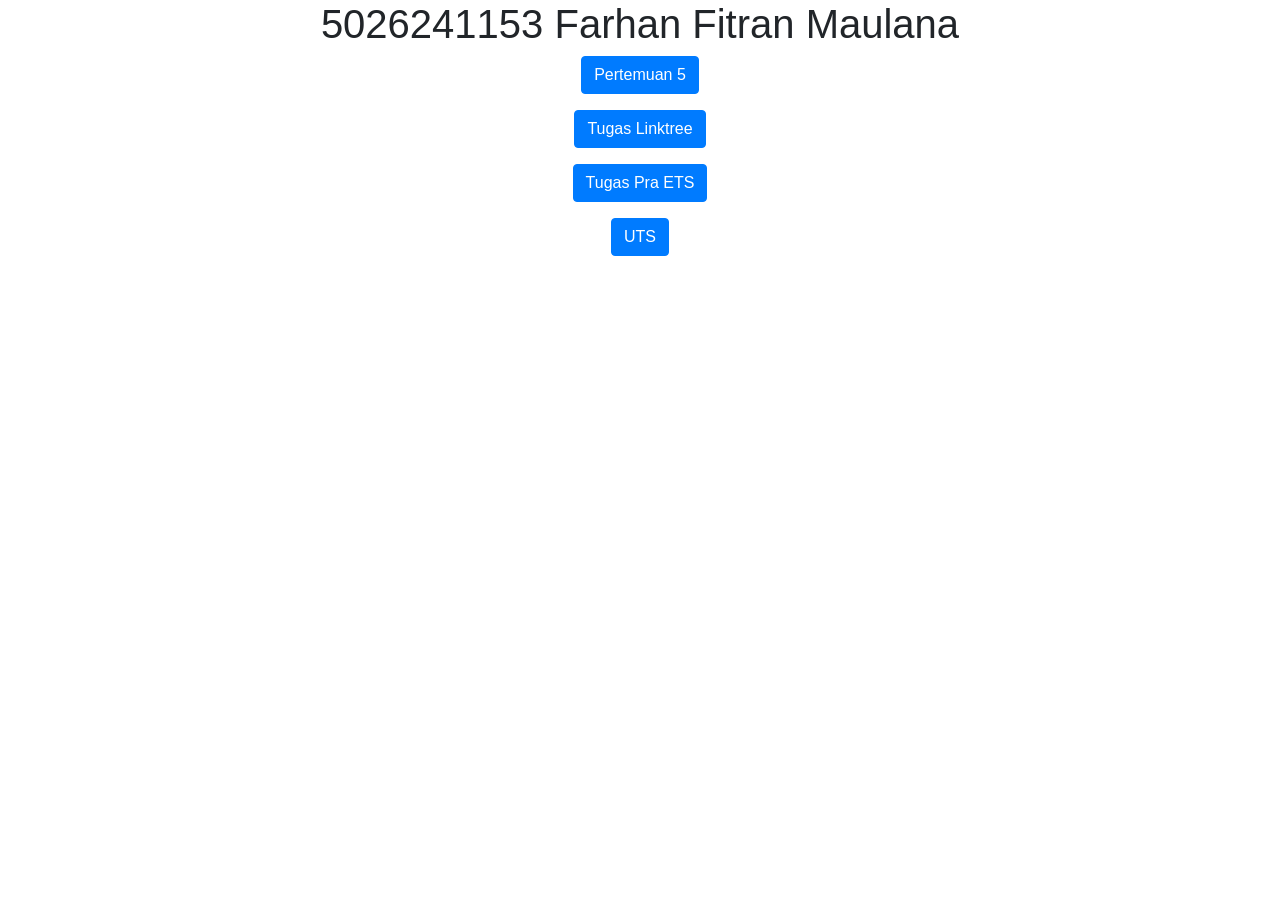
<file: index.html>
<!DOCTYPE html>
<html lang="en">

<head>
    <title>5026241153</title>
    <meta charset="utf-8">
    <meta name="viewport" content="width=device-width, initial-scale=1">
    <link rel="stylesheet" href="https://cdn.jsdelivr.net/npm/bootstrap@4.6.2/dist/css/bootstrap.min.css">
    <script src="https://cdn.jsdelivr.net/npm/jquery@3.7.1/dist/jquery.slim.min.js"></script>
    <script src="https://cdn.jsdelivr.net/npm/popper.js@1.16.1/dist/umd/popper.min.js"></script>
    <script src="https://cdn.jsdelivr.net/npm/bootstrap@4.6.2/dist/js/bootstrap.bundle.min.js"></script>
</head>

<body>
    <div class="container">
        <center>
            <h1>5026241153 Farhan Fitran Maulana</h1>
            <p>
                <a href="pertemuan5.html" target="_blank" class="btn btn-primary">
                    Pertemuan 5
                </a>
            </p>
            <p>
                <a href="linktree.html" target="_blank" class="btn btn-primary">
                    Tugas Linktree
                </a>
            </p>
            <p>
                <a href="tugas_ets.html" target="_blank" class="btn btn-primary">
                    Tugas Pra ETS
                </a>
            </p>
            <p>
                <a href="5026241153_Farhan Fitran Maulana.html" target="_blank" class="btn btn-primary">
                    UTS
                </a>
            </p>
        </center>
    </div>
</body>

</html>
</file>
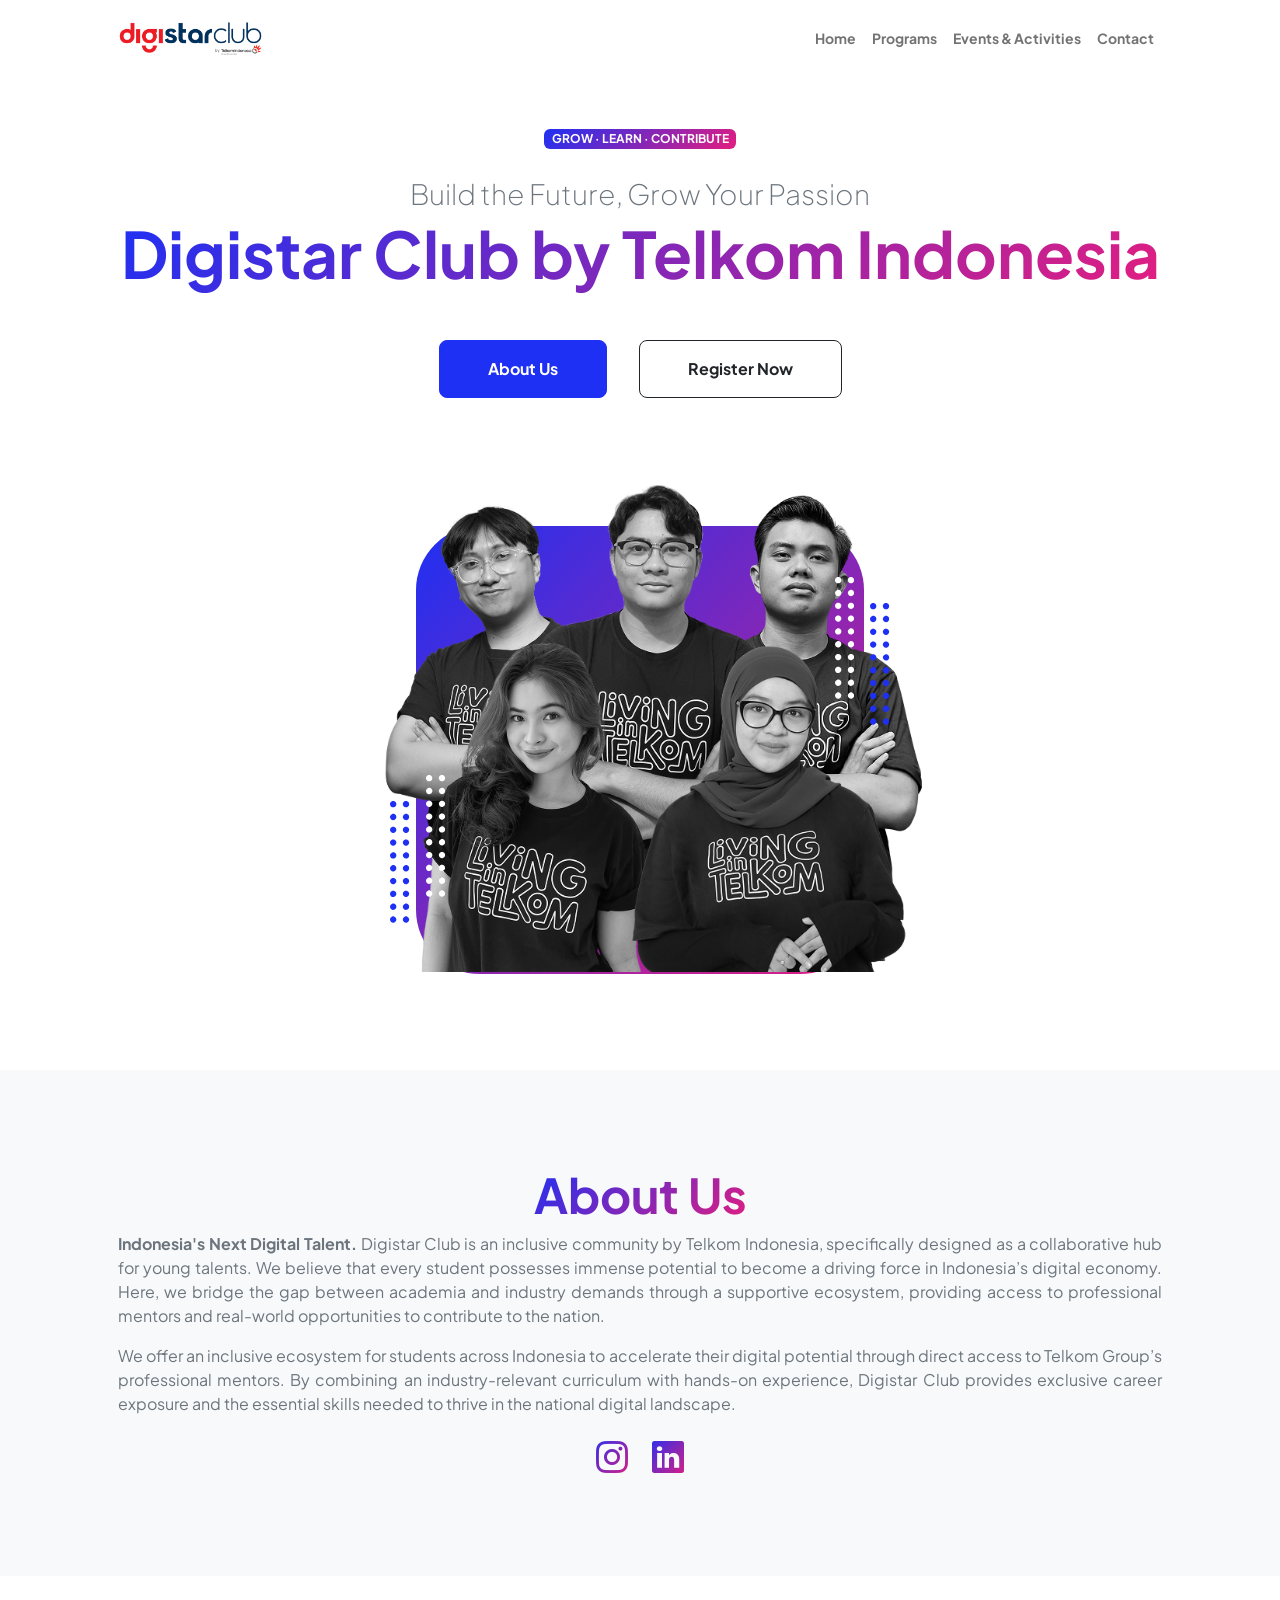
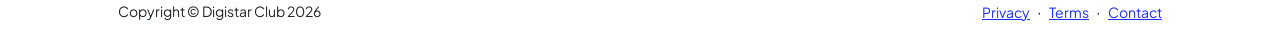
<file: 5026241153_Farhan Fitran Maulana.html>
<!DOCTYPE html>
<html lang="en">

<head>
    <meta charset="utf-8" />
    <meta name="viewport" content="width=device-width, initial-scale=1, shrink-to-fit=no" />
    <meta name="description" content="" />
    <meta name="author" content="" />
    <title>Digistar Club</title>
    <!-- Favicon-->
    <link rel="icon" type="image/x-icon" href="digistar-assets\digistar-icon.jpg" />
    <!-- Custom Google font-->
    <link rel="preconnect" href="https://fonts.googleapis.com" />
    <link rel="preconnect" href="https://fonts.gstatic.com" crossorigin />
    <link
        href="https://fonts.googleapis.com/css2?family=Plus+Jakarta+Sans:wght@100;200;300;400;500;600;700;800;900&amp;display=swap"
        rel="stylesheet" />
    <!-- Bootstrap icons-->
    <link href="https://cdn.jsdelivr.net/npm/bootstrap-icons@1.8.1/font/bootstrap-icons.css" rel="stylesheet" />
    <!-- Core theme CSS (includes Bootstrap)-->
    <link href="css/styles.css" rel="stylesheet" />


</head>

<body class="d-flex flex-column h-100">
    <main class="flex-shrink-0">
        <!-- Navigation-->
        <nav class="navbar navbar-expand-lg navbar-light bg-white py-3">
            <div class="container px-5">
                <a class="navbar-brand" href="5026241153_Farhan Fitran Maulana.html"><span
                        class="fw-bolder text-primary"><img src="digistar-assets\digistar-logo.png"
                            alt="Digistar Club Icon" style="height: 35px; width: 100%;" /></span></a>
                <button class="navbar-toggler" type="button" data-bs-toggle="collapse"
                    data-bs-target="#navbarSupportedContent" aria-controls="navbarSupportedContent"
                    aria-expanded="false" aria-label="Toggle navigation"><span
                        class="navbar-toggler-icon"></span></button>
                <div class="collapse navbar-collapse" id="navbarSupportedContent">
                    <ul class="navbar-nav ms-auto mb-2 mb-lg-0 small fw-bolder">
                        <li class="nav-item"><a class="nav-link" href="5026241153_Farhan Fitran Maulana.html">Home</a>
                        </li>
                        <li class="nav-item"><a class="nav-link" href="programs.html">Programs</a></li>
                        <li class="nav-item"><a class="nav-link" href="events.html">Events & Activities</a></li>
                        <li class="nav-item"><a class="nav-link" href="contact.html">Contact</a></li>
                    </ul>
                </div>
            </div>
        </nav>
        <!-- Header-->
        <header class="py-5">
            <div class="container px-5 pb-5">
                <div class="row gx-5 align-items-center">
                    <div class="col-xxl-5">
                        <!-- Header text content-->
                        <div class="text-center text-xxl-start">
                            <div class="badge bg-gradient-primary-to-secondary text-white mb-4">
                                <div class="text-uppercase">Grow &middot; Learn &middot; Contribute</div>
                            </div>
                            <div class="fs-3 fw-light text-muted">Build the Future, Grow
                                Your Passion</div>
                            <h1 class="display-3 fw-bolder mb-5 typed"><span class="text-gradient d-inline">Digistar Club by Telkom Indonesia</span></h1>
                            <div
                                class="d-grid gap-3 d-sm-flex justify-content-sm-center justify-content-xxl-start mb-3">
                                <a class="btn btn-primary btn-lg px-5 py-3 me-sm-3 fs-6 fw-bolder"
                                    href="#about">About Us</a>
                                <a class="btn btn-outline-dark btn-lg px-5 py-3 fs-6 fw-bolder"
                                    href="#">Register Now</a>
                            </div>
                        </div>
                    </div>
                    <div class="col-xxl-7">
                        <!-- Header profile picture-->
                        <div class="d-flex justify-content-center mt-5 mt-xxl-0">
                            <div class="profile bg-gradient-primary-to-secondary">
                                <!-- TIP: For best results, use a photo with a transparent background like the demo example below-->
                                <!-- Watch a tutorial on how to do this on YouTube (link)-->
                                <img class="profile-img" data-aos="zoom-out" data-aos-delay="200" src="digistar-assets\hero-digistar-peeps-img.png" alt="..." />
                                <div class="dots-1">
                                    <!-- SVG Dots-->
                                    <svg version="1.1" xmlns="http://www.w3.org/2000/svg"
                                        xmlns:xlink="http://www.w3.org/1999/xlink" x="0px" y="0px"
                                        viewBox="0 0 191.6 1215.4" style="enable-background: new 0 0 191.6 1215.4"
                                        xml:space="preserve">
                                        <g transform="translate(0.000000,1280.000000) scale(0.100000,-0.100000)">
                                            <path
                                                d="M227.7,12788.6c-105-35-200-141-222-248c-43-206,163-412,369-369c155,32,275,190,260,339c-11,105-90,213-190,262        C383.7,12801.6,289.7,12808.6,227.7,12788.6z">
                                            </path>
                                            <path
                                                d="M1507.7,12788.6c-151-50-253-216-222-362c25-119,136-230,254-255c194-41,395,142,375,339c-11,105-90,213-190,262        C1663.7,12801.6,1569.7,12808.6,1507.7,12788.6z">
                                            </path>
                                            <path
                                                d="M227.7,11508.6c-105-35-200-141-222-248c-43-206,163-412,369-369c155,32,275,190,260,339c-11,105-90,213-190,262        C383.7,11521.6,289.7,11528.6,227.7,11508.6z">
                                            </path>
                                            <path
                                                d="M1507.7,11508.6c-151-50-253-216-222-362c25-119,136-230,254-255c194-41,395,142,375,339c-11,105-90,213-190,262        C1663.7,11521.6,1569.7,11528.6,1507.7,11508.6z">
                                            </path>
                                            <path
                                                d="M227.7,10228.6c-105-35-200-141-222-248c-43-206,163-412,369-369c155,32,275,190,260,339c-11,105-90,213-190,262        C383.7,10241.6,289.7,10248.6,227.7,10228.6z">
                                            </path>
                                            <path
                                                d="M1507.7,10228.6c-105-35-200-141-222-248c-43-206,163-412,369-369c155,32,275,190,260,339c-11,105-90,213-190,262        C1663.7,10241.6,1569.7,10248.6,1507.7,10228.6z">
                                            </path>
                                            <path
                                                d="M227.7,8948.6c-105-35-200-141-222-248c-43-206,163-412,369-369c155,32,275,190,260,339c-11,105-90,213-190,262        C383.7,8961.6,289.7,8968.6,227.7,8948.6z">
                                            </path>
                                            <path
                                                d="M1507.7,8948.6c-105-35-200-141-222-248c-43-206,163-412,369-369c155,32,275,190,260,339c-11,105-90,213-190,262        C1663.7,8961.6,1569.7,8968.6,1507.7,8948.6z">
                                            </path>
                                            <path
                                                d="M227.7,7668.6c-105-35-200-141-222-248c-43-206,163-412,369-369c155,32,275,190,260,339c-11,105-90,213-190,262        C383.7,7681.6,289.7,7688.6,227.7,7668.6z">
                                            </path>
                                            <path
                                                d="M1507.7,7668.6c-105-35-200-141-222-248c-43-206,163-412,369-369c155,32,275,190,260,339c-11,105-90,213-190,262        C1663.7,7681.6,1569.7,7688.6,1507.7,7668.6z">
                                            </path>
                                            <path
                                                d="M227.7,6388.6c-105-35-200-141-222-248c-43-206,163-412,369-369c155,32,275,190,260,339c-11,105-90,213-190,262        C383.7,6401.6,289.7,6408.6,227.7,6388.6z">
                                            </path>
                                            <path
                                                d="M1507.7,6388.6c-105-35-200-141-222-248c-43-206,163-412,369-369c155,32,275,190,260,339c-11,105-90,213-190,262        C1663.7,6401.6,1569.7,6408.6,1507.7,6388.6z">
                                            </path>
                                            <path
                                                d="M227.7,5108.6c-105-35-200-141-222-248c-43-206,163-412,369-369c155,32,275,190,260,339c-11,105-90,213-190,262        C383.7,5121.6,289.7,5128.6,227.7,5108.6z">
                                            </path>
                                            <path
                                                d="M1507.7,5108.6c-105-35-200-141-222-248c-43-206,163-412,369-369c155,32,275,190,260,339c-11,105-90,213-190,262        C1663.7,5121.6,1569.7,5128.6,1507.7,5108.6z">
                                            </path>
                                            <path
                                                d="M227.7,3828.6c-105-35-200-141-222-248c-43-206,163-412,369-369c155,32,275,190,260,339c-11,105-90,213-190,262        C383.7,3841.6,289.7,3848.6,227.7,3828.6z">
                                            </path>
                                            <path
                                                d="M1507.7,3828.6c-105-35-200-141-222-248c-43-206,163-412,369-369c155,32,275,190,260,339c-11,105-90,213-190,262        C1663.7,3841.6,1569.7,3848.6,1507.7,3828.6z">
                                            </path>
                                            <path
                                                d="M227.7,2548.6c-105-35-200-141-222-248c-43-206,163-412,369-369c155,32,275,190,260,339c-11,105-90,213-190,262        C383.7,2561.6,289.7,2568.6,227.7,2548.6z">
                                            </path>
                                            <path
                                                d="M1507.7,2548.6c-105-35-200-141-222-248c-43-206,163-412,369-369c155,32,275,190,260,339c-11,105-90,213-190,262        C1663.7,2561.6,1569.7,2568.6,1507.7,2548.6z">
                                            </path>
                                            <path
                                                d="M227.7,1268.6c-105-35-200-141-222-248c-43-206,163-412,369-369c155,32,275,190,260,339c-11,105-90,213-190,262        C383.7,1281.6,289.7,1288.6,227.7,1268.6z">
                                            </path>
                                            <path
                                                d="M1507.7,1268.6c-105-35-200-141-222-248c-43-206,163-412,369-369c155,32,275,190,260,339c-11,105-90,213-190,262        C1663.7,1281.6,1569.7,1288.6,1507.7,1268.6z">
                                            </path>
                                        </g>
                                    </svg>
                                    <!-- END of SVG dots-->
                                </div>
                                <div class="dots-2">
                                    <!-- SVG Dots-->
                                    <svg version="1.1" xmlns="http://www.w3.org/2000/svg"
                                        xmlns:xlink="http://www.w3.org/1999/xlink" x="0px" y="0px"
                                        viewBox="0 0 191.6 1215.4" style="enable-background: new 0 0 191.6 1215.4"
                                        xml:space="preserve">
                                        <g transform="translate(0.000000,1280.000000) scale(0.100000,-0.100000)">
                                            <path
                                                d="M227.7,12788.6c-105-35-200-141-222-248c-43-206,163-412,369-369c155,32,275,190,260,339c-11,105-90,213-190,262        C383.7,12801.6,289.7,12808.6,227.7,12788.6z">
                                            </path>
                                            <path
                                                d="M1507.7,12788.6c-151-50-253-216-222-362c25-119,136-230,254-255c194-41,395,142,375,339c-11,105-90,213-190,262        C1663.7,12801.6,1569.7,12808.6,1507.7,12788.6z">
                                            </path>
                                            <path
                                                d="M227.7,11508.6c-105-35-200-141-222-248c-43-206,163-412,369-369c155,32,275,190,260,339c-11,105-90,213-190,262        C383.7,11521.6,289.7,11528.6,227.7,11508.6z">
                                            </path>
                                            <path
                                                d="M1507.7,11508.6c-151-50-253-216-222-362c25-119,136-230,254-255c194-41,395,142,375,339c-11,105-90,213-190,262        C1663.7,11521.6,1569.7,11528.6,1507.7,11508.6z">
                                            </path>
                                            <path
                                                d="M227.7,10228.6c-105-35-200-141-222-248c-43-206,163-412,369-369c155,32,275,190,260,339c-11,105-90,213-190,262        C383.7,10241.6,289.7,10248.6,227.7,10228.6z">
                                            </path>
                                            <path
                                                d="M1507.7,10228.6c-105-35-200-141-222-248c-43-206,163-412,369-369c155,32,275,190,260,339c-11,105-90,213-190,262        C1663.7,10241.6,1569.7,10248.6,1507.7,10228.6z">
                                            </path>
                                            <path
                                                d="M227.7,8948.6c-105-35-200-141-222-248c-43-206,163-412,369-369c155,32,275,190,260,339c-11,105-90,213-190,262        C383.7,8961.6,289.7,8968.6,227.7,8948.6z">
                                            </path>
                                            <path
                                                d="M1507.7,8948.6c-105-35-200-141-222-248c-43-206,163-412,369-369c155,32,275,190,260,339c-11,105-90,213-190,262        C1663.7,8961.6,1569.7,8968.6,1507.7,8948.6z">
                                            </path>
                                            <path
                                                d="M227.7,7668.6c-105-35-200-141-222-248c-43-206,163-412,369-369c155,32,275,190,260,339c-11,105-90,213-190,262        C383.7,7681.6,289.7,7688.6,227.7,7668.6z">
                                            </path>
                                            <path
                                                d="M1507.7,7668.6c-105-35-200-141-222-248c-43-206,163-412,369-369c155,32,275,190,260,339c-11,105-90,213-190,262        C1663.7,7681.6,1569.7,7688.6,1507.7,7668.6z">
                                            </path>
                                            <path
                                                d="M227.7,6388.6c-105-35-200-141-222-248c-43-206,163-412,369-369c155,32,275,190,260,339c-11,105-90,213-190,262        C383.7,6401.6,289.7,6408.6,227.7,6388.6z">
                                            </path>
                                            <path
                                                d="M1507.7,6388.6c-105-35-200-141-222-248c-43-206,163-412,369-369c155,32,275,190,260,339c-11,105-90,213-190,262        C1663.7,6401.6,1569.7,6408.6,1507.7,6388.6z">
                                            </path>
                                            <path
                                                d="M227.7,5108.6c-105-35-200-141-222-248c-43-206,163-412,369-369c155,32,275,190,260,339c-11,105-90,213-190,262        C383.7,5121.6,289.7,5128.6,227.7,5108.6z">
                                            </path>
                                            <path
                                                d="M1507.7,5108.6c-105-35-200-141-222-248c-43-206,163-412,369-369c155,32,275,190,260,339c-11,105-90,213-190,262        C1663.7,5121.6,1569.7,5128.6,1507.7,5108.6z">
                                            </path>
                                            <path
                                                d="M227.7,3828.6c-105-35-200-141-222-248c-43-206,163-412,369-369c155,32,275,190,260,339c-11,105-90,213-190,262        C383.7,3841.6,289.7,3848.6,227.7,3828.6z">
                                            </path>
                                            <path
                                                d="M1507.7,3828.6c-105-35-200-141-222-248c-43-206,163-412,369-369c155,32,275,190,260,339c-11,105-90,213-190,262        C1663.7,3841.6,1569.7,3848.6,1507.7,3828.6z">
                                            </path>
                                            <path
                                                d="M227.7,2548.6c-105-35-200-141-222-248c-43-206,163-412,369-369c155,32,275,190,260,339c-11,105-90,213-190,262        C383.7,2561.6,289.7,2568.6,227.7,2548.6z">
                                            </path>
                                            <path
                                                d="M1507.7,2548.6c-105-35-200-141-222-248c-43-206,163-412,369-369c155,32,275,190,260,339c-11,105-90,213-190,262        C1663.7,2561.6,1569.7,2568.6,1507.7,2548.6z">
                                            </path>
                                            <path
                                                d="M227.7,1268.6c-105-35-200-141-222-248c-43-206,163-412,369-369c155,32,275,190,260,339c-11,105-90,213-190,262        C383.7,1281.6,289.7,1288.6,227.7,1268.6z">
                                            </path>
                                            <path
                                                d="M1507.7,1268.6c-105-35-200-141-222-248c-43-206,163-412,369-369c155,32,275,190,260,339c-11,105-90,213-190,262        C1663.7,1281.6,1569.7,1288.6,1507.7,1268.6z">
                                            </path>
                                        </g>
                                    </svg>
                                    <!-- END of SVG dots-->
                                </div>
                                <div class="dots-3">
                                    <!-- SVG Dots-->
                                    <svg version="1.1" xmlns="http://www.w3.org/2000/svg"
                                        xmlns:xlink="http://www.w3.org/1999/xlink" x="0px" y="0px"
                                        viewBox="0 0 191.6 1215.4" style="enable-background: new 0 0 191.6 1215.4"
                                        xml:space="preserve">
                                        <g transform="translate(0.000000,1280.000000) scale(0.100000,-0.100000)">
                                            <path
                                                d="M227.7,12788.6c-105-35-200-141-222-248c-43-206,163-412,369-369c155,32,275,190,260,339c-11,105-90,213-190,262        C383.7,12801.6,289.7,12808.6,227.7,12788.6z">
                                            </path>
                                            <path
                                                d="M1507.7,12788.6c-151-50-253-216-222-362c25-119,136-230,254-255c194-41,395,142,375,339c-11,105-90,213-190,262        C1663.7,12801.6,1569.7,12808.6,1507.7,12788.6z">
                                            </path>
                                            <path
                                                d="M227.7,11508.6c-105-35-200-141-222-248c-43-206,163-412,369-369c155,32,275,190,260,339c-11,105-90,213-190,262        C383.7,11521.6,289.7,11528.6,227.7,11508.6z">
                                            </path>
                                            <path
                                                d="M1507.7,11508.6c-151-50-253-216-222-362c25-119,136-230,254-255c194-41,395,142,375,339c-11,105-90,213-190,262        C1663.7,11521.6,1569.7,11528.6,1507.7,11508.6z">
                                            </path>
                                            <path
                                                d="M227.7,10228.6c-105-35-200-141-222-248c-43-206,163-412,369-369c155,32,275,190,260,339c-11,105-90,213-190,262        C383.7,10241.6,289.7,10248.6,227.7,10228.6z">
                                            </path>
                                            <path
                                                d="M1507.7,10228.6c-105-35-200-141-222-248c-43-206,163-412,369-369c155,32,275,190,260,339c-11,105-90,213-190,262        C1663.7,10241.6,1569.7,10248.6,1507.7,10228.6z">
                                            </path>
                                            <path
                                                d="M227.7,8948.6c-105-35-200-141-222-248c-43-206,163-412,369-369c155,32,275,190,260,339c-11,105-90,213-190,262        C383.7,8961.6,289.7,8968.6,227.7,8948.6z">
                                            </path>
                                            <path
                                                d="M1507.7,8948.6c-105-35-200-141-222-248c-43-206,163-412,369-369c155,32,275,190,260,339c-11,105-90,213-190,262        C1663.7,8961.6,1569.7,8968.6,1507.7,8948.6z">
                                            </path>
                                            <path
                                                d="M227.7,7668.6c-105-35-200-141-222-248c-43-206,163-412,369-369c155,32,275,190,260,339c-11,105-90,213-190,262        C383.7,7681.6,289.7,7688.6,227.7,7668.6z">
                                            </path>
                                            <path
                                                d="M1507.7,7668.6c-105-35-200-141-222-248c-43-206,163-412,369-369c155,32,275,190,260,339c-11,105-90,213-190,262        C1663.7,7681.6,1569.7,7688.6,1507.7,7668.6z">
                                            </path>
                                            <path
                                                d="M227.7,6388.6c-105-35-200-141-222-248c-43-206,163-412,369-369c155,32,275,190,260,339c-11,105-90,213-190,262        C383.7,6401.6,289.7,6408.6,227.7,6388.6z">
                                            </path>
                                            <path
                                                d="M1507.7,6388.6c-105-35-200-141-222-248c-43-206,163-412,369-369c155,32,275,190,260,339c-11,105-90,213-190,262        C1663.7,6401.6,1569.7,6408.6,1507.7,6388.6z">
                                            </path>
                                            <path
                                                d="M227.7,5108.6c-105-35-200-141-222-248c-43-206,163-412,369-369c155,32,275,190,260,339c-11,105-90,213-190,262        C383.7,5121.6,289.7,5128.6,227.7,5108.6z">
                                            </path>
                                            <path
                                                d="M1507.7,5108.6c-105-35-200-141-222-248c-43-206,163-412,369-369c155,32,275,190,260,339c-11,105-90,213-190,262        C1663.7,5121.6,1569.7,5128.6,1507.7,5108.6z">
                                            </path>
                                            <path
                                                d="M227.7,3828.6c-105-35-200-141-222-248c-43-206,163-412,369-369c155,32,275,190,260,339c-11,105-90,213-190,262        C383.7,3841.6,289.7,3848.6,227.7,3828.6z">
                                            </path>
                                            <path
                                                d="M1507.7,3828.6c-105-35-200-141-222-248c-43-206,163-412,369-369c155,32,275,190,260,339c-11,105-90,213-190,262        C1663.7,3841.6,1569.7,3848.6,1507.7,3828.6z">
                                            </path>
                                            <path
                                                d="M227.7,2548.6c-105-35-200-141-222-248c-43-206,163-412,369-369c155,32,275,190,260,339c-11,105-90,213-190,262        C383.7,2561.6,289.7,2568.6,227.7,2548.6z">
                                            </path>
                                            <path
                                                d="M1507.7,2548.6c-105-35-200-141-222-248c-43-206,163-412,369-369c155,32,275,190,260,339c-11,105-90,213-190,262        C1663.7,2561.6,1569.7,2568.6,1507.7,2548.6z">
                                            </path>
                                            <path
                                                d="M227.7,1268.6c-105-35-200-141-222-248c-43-206,163-412,369-369c155,32,275,190,260,339c-11,105-90,213-190,262        C383.7,1281.6,289.7,1288.6,227.7,1268.6z">
                                            </path>
                                            <path
                                                d="M1507.7,1268.6c-105-35-200-141-222-248c-43-206,163-412,369-369c155,32,275,190,260,339c-11,105-90,213-190,262        C1663.7,1281.6,1569.7,1288.6,1507.7,1268.6z">
                                            </path>
                                        </g>
                                    </svg>
                                    <!-- END of SVG dots-->
                                </div>
                                <div class="dots-4">
                                    <!-- SVG Dots-->
                                    <svg version="1.1" xmlns="http://www.w3.org/2000/svg"
                                        xmlns:xlink="http://www.w3.org/1999/xlink" x="0px" y="0px"
                                        viewBox="0 0 191.6 1215.4" style="enable-background: new 0 0 191.6 1215.4"
                                        xml:space="preserve">
                                        <g transform="translate(0.000000,1280.000000) scale(0.100000,-0.100000)">
                                            <path
                                                d="M227.7,12788.6c-105-35-200-141-222-248c-43-206,163-412,369-369c155,32,275,190,260,339c-11,105-90,213-190,262        C383.7,12801.6,289.7,12808.6,227.7,12788.6z">
                                            </path>
                                            <path
                                                d="M1507.7,12788.6c-151-50-253-216-222-362c25-119,136-230,254-255c194-41,395,142,375,339c-11,105-90,213-190,262        C1663.7,12801.6,1569.7,12808.6,1507.7,12788.6z">
                                            </path>
                                            <path
                                                d="M227.7,11508.6c-105-35-200-141-222-248c-43-206,163-412,369-369c155,32,275,190,260,339c-11,105-90,213-190,262        C383.7,11521.6,289.7,11528.6,227.7,11508.6z">
                                            </path>
                                            <path
                                                d="M1507.7,11508.6c-151-50-253-216-222-362c25-119,136-230,254-255c194-41,395,142,375,339c-11,105-90,213-190,262        C1663.7,11521.6,1569.7,11528.6,1507.7,11508.6z">
                                            </path>
                                            <path
                                                d="M227.7,10228.6c-105-35-200-141-222-248c-43-206,163-412,369-369c155,32,275,190,260,339c-11,105-90,213-190,262        C383.7,10241.6,289.7,10248.6,227.7,10228.6z">
                                            </path>
                                            <path
                                                d="M1507.7,10228.6c-105-35-200-141-222-248c-43-206,163-412,369-369c155,32,275,190,260,339c-11,105-90,213-190,262        C1663.7,10241.6,1569.7,10248.6,1507.7,10228.6z">
                                            </path>
                                            <path
                                                d="M227.7,8948.6c-105-35-200-141-222-248c-43-206,163-412,369-369c155,32,275,190,260,339c-11,105-90,213-190,262        C383.7,8961.6,289.7,8968.6,227.7,8948.6z">
                                            </path>
                                            <path
                                                d="M1507.7,8948.6c-105-35-200-141-222-248c-43-206,163-412,369-369c155,32,275,190,260,339c-11,105-90,213-190,262        C1663.7,8961.6,1569.7,8968.6,1507.7,8948.6z">
                                            </path>
                                            <path
                                                d="M227.7,7668.6c-105-35-200-141-222-248c-43-206,163-412,369-369c155,32,275,190,260,339c-11,105-90,213-190,262        C383.7,7681.6,289.7,7688.6,227.7,7668.6z">
                                            </path>
                                            <path
                                                d="M1507.7,7668.6c-105-35-200-141-222-248c-43-206,163-412,369-369c155,32,275,190,260,339c-11,105-90,213-190,262        C1663.7,7681.6,1569.7,7688.6,1507.7,7668.6z">
                                            </path>
                                            <path
                                                d="M227.7,6388.6c-105-35-200-141-222-248c-43-206,163-412,369-369c155,32,275,190,260,339c-11,105-90,213-190,262        C383.7,6401.6,289.7,6408.6,227.7,6388.6z">
                                            </path>
                                            <path
                                                d="M1507.7,6388.6c-105-35-200-141-222-248c-43-206,163-412,369-369c155,32,275,190,260,339c-11,105-90,213-190,262        C1663.7,6401.6,1569.7,6408.6,1507.7,6388.6z">
                                            </path>
                                            <path
                                                d="M227.7,5108.6c-105-35-200-141-222-248c-43-206,163-412,369-369c155,32,275,190,260,339c-11,105-90,213-190,262        C383.7,5121.6,289.7,5128.6,227.7,5108.6z">
                                            </path>
                                            <path
                                                d="M1507.7,5108.6c-105-35-200-141-222-248c-43-206,163-412,369-369c155,32,275,190,260,339c-11,105-90,213-190,262        C1663.7,5121.6,1569.7,5128.6,1507.7,5108.6z">
                                            </path>
                                            <path
                                                d="M227.7,3828.6c-105-35-200-141-222-248c-43-206,163-412,369-369c155,32,275,190,260,339c-11,105-90,213-190,262        C383.7,3841.6,289.7,3848.6,227.7,3828.6z">
                                            </path>
                                            <path
                                                d="M1507.7,3828.6c-105-35-200-141-222-248c-43-206,163-412,369-369c155,32,275,190,260,339c-11,105-90,213-190,262        C1663.7,3841.6,1569.7,3848.6,1507.7,3828.6z">
                                            </path>
                                            <path
                                                d="M227.7,2548.6c-105-35-200-141-222-248c-43-206,163-412,369-369c155,32,275,190,260,339c-11,105-90,213-190,262        C383.7,2561.6,289.7,2568.6,227.7,2548.6z">
                                            </path>
                                            <path
                                                d="M1507.7,2548.6c-105-35-200-141-222-248c-43-206,163-412,369-369c155,32,275,190,260,339c-11,105-90,213-190,262        C1663.7,2561.6,1569.7,2568.6,1507.7,2548.6z">
                                            </path>
                                            <path
                                                d="M227.7,1268.6c-105-35-200-141-222-248c-43-206,163-412,369-369c155,32,275,190,260,339c-11,105-90,213-190,262        C383.7,1281.6,289.7,1288.6,227.7,1268.6z">
                                            </path>
                                            <path
                                                d="M1507.7,1268.6c-105-35-200-141-222-248c-43-206,163-412,369-369c155,32,275,190,260,339c-11,105-90,213-190,262        C1663.7,1281.6,1569.7,1288.6,1507.7,1268.6z">
                                            </path>
                                        </g>
                                    </svg>
                                    <!-- END of SVG dots-->
                                </div>
                            </div>
                        </div>
                    </div>
                </div>
            </div>
        </header>
        <!-- About Section-->
        <section id="about" class="bg-light py-5">
            <div class="container px-5">
                <div class="row gx-5 justify-content-center">
                    <div class="col-xxl-8">
                        <div class="text-center my-5">
                            <h2 class="display-5 fw-bolder"><span class="text-gradient d-inline">About Us</span></h2>
                            <p style="text-align: justify;" class="text-muted"><b>Indonesia's Next Digital Talent.</b>
                                Digistar Club is an inclusive
                                community by Telkom Indonesia, specifically designed as a collaborative hub for young
                                talents. We believe that every student possesses immense potential to become a driving
                                force in Indonesia’s digital economy.

                                Here, we bridge the gap between academia and industry demands through a supportive
                                ecosystem, providing access to professional mentors and real-world opportunities to
                                contribute to the nation.</p>
                            <p style="text-align: justify;" class="text-muted">We offer an inclusive ecosystem for
                                students across Indonesia to
                                accelerate their digital potential through direct access to Telkom Group’s professional
                                mentors. By combining an industry-relevant curriculum with hands-on experience, Digistar
                                Club provides exclusive career exposure and the essential skills needed to thrive in the
                                national digital landscape.</p>
                            <div class="d-flex justify-content-center fs-2 gap-4">
                                <a class="text-gradient" target="_blank" href="https://www.instagram.com/digistarclub/"><i class="bi bi-instagram"></i></a>
                                <a class="text-gradient" target="_blank" href="https://www.linkedin.com/company/digiclub-lit/posts/?feedView=all"><i class="bi bi-linkedin"></i></a>
                            </div>
                        </div>
                    </div>
                </div>
            </div>
        </section>
    </main>
    <!-- Footer-->
    <footer class="bg-white py-4 mt-auto">
        <div class="container px-5">
            <div class="row align-items-center justify-content-between flex-column flex-sm-row">
                <div class="col-auto">
                    <div class="small m-0">Copyright &copy; Digistar Club 2026</div>
                </div>
                <div class="col-auto">
                    <a class="small" href="#!">Privacy</a>
                    <span class="mx-1">&middot;</span>
                    <a class="small" href="#!">Terms</a>
                    <span class="mx-1">&middot;</span>
                    <a class="small" href="#!">Contact</a>
                </div>
            </div>
        </div>
    </footer>
    <!-- Bootstrap core JS-->
    <script src="https://cdn.jsdelivr.net/npm/bootstrap@5.2.3/dist/js/bootstrap.bundle.min.js"></script>
    <!-- Core theme JS-->
    <script src="js/scripts.js"></script>
</body>

</html>
</file>
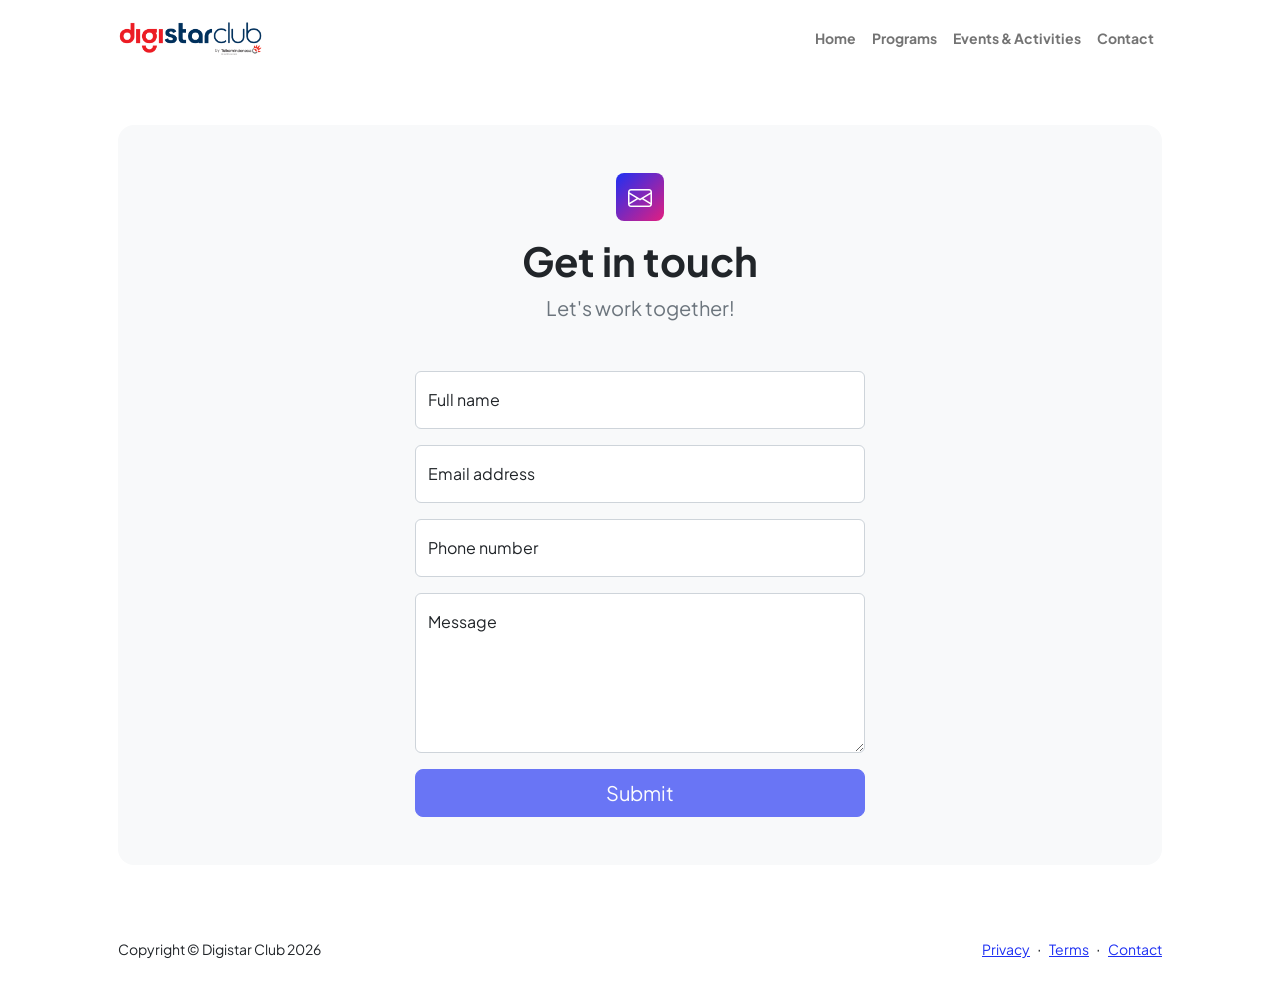
<file: contact.html>
<!DOCTYPE html>
<html lang="en">
    <head>
        <meta charset="utf-8" />
        <meta name="viewport" content="width=device-width, initial-scale=1, shrink-to-fit=no" />
        <meta name="description" content />
        <meta name="author" content />
        <title>Digistar Club</title>
        <!-- Favicon-->
        <link rel="icon" type="image/x-icon" href="digistar-assets\digistar-icon.jpg" />
        <!-- Custom Google font-->
        <link rel="preconnect" href="https://fonts.googleapis.com" />
        <link rel="preconnect" href="https://fonts.gstatic.com" crossorigin />
        <link href="https://fonts.googleapis.com/css2?family=Plus+Jakarta+Sans:wght@100;200;300;400;500;600;700;800;900&amp;display=swap" rel="stylesheet" />
        <!-- Bootstrap icons-->
        <link href="https://cdn.jsdelivr.net/npm/bootstrap-icons@1.8.1/font/bootstrap-icons.css" rel="stylesheet" />
        <!-- Core theme CSS (includes Bootstrap)-->
        <link href="css/styles.css" rel="stylesheet" />
    </head>
    <body class="d-flex flex-column">
        <main class="flex-shrink-0">
            <!-- Navigation-->
            <nav class="navbar navbar-expand-lg navbar-light bg-white py-3">
                <div class="container px-5">
                    <a class="navbar-brand" href="5026241153_Farhan Fitran Maulana.html"><span
                        class="fw-bolder text-primary"><img src="digistar-assets\digistar-logo.png"
                            alt="Digistar Club Icon" style="height: 35px; width: 100%;" /></span></a>
                    <button class="navbar-toggler" type="button" data-bs-toggle="collapse" data-bs-target="#navbarSupportedContent" aria-controls="navbarSupportedContent" aria-expanded="false" aria-label="Toggle navigation"><span class="navbar-toggler-icon"></span></button>
                    <div class="collapse navbar-collapse" id="navbarSupportedContent">
                        <ul class="navbar-nav ms-auto mb-2 mb-lg-0 small fw-bolder">
                            <li class="nav-item"><a class="nav-link" href="5026241153_Farhan Fitran Maulana.html">Home</a>
                        </li>
                        <li class="nav-item"><a class="nav-link" href="programs.html">Programs</a></li>
                        <li class="nav-item"><a class="nav-link" href="events.html">Events & Activities</a></li>
                        <li class="nav-item"><a class="nav-link" href="contact.html">Contact</a></li>
                        </ul>
                    </div>
                </div>
            </nav>
            <!-- Page content-->
            <section class="py-5">
                <div class="container px-5">
                    <!-- Contact form-->
                    <div class="bg-light rounded-4 py-5 px-4 px-md-5">
                        <div class="text-center mb-5">
                            <div class="feature bg-primary bg-gradient-primary-to-secondary text-white rounded-3 mb-3"><i class="bi bi-envelope"></i></div>
                            <h1 class="fw-bolder">Get in touch</h1>
                            <p class="lead fw-normal text-muted mb-0">Let's work together!</p>
                        </div>
                        <div class="row gx-5 justify-content-center">
                            <div class="col-lg-8 col-xl-6">
                                <!-- * * * * * * * * * * * * * * *-->
                                <!-- * * SB Forms Contact Form * *-->
                                <!-- * * * * * * * * * * * * * * *-->
                                <!-- This form is pre-integrated with SB Forms.-->
                                <!-- To make this form functional, sign up at-->
                                <!-- https://startbootstrap.com/solution/contact-forms-->
                                <!-- to get an API token!-->
                                <form id="contactForm" data-sb-form-api-token="API_TOKEN">
                                    <!-- Name input-->
                                    <div class="form-floating mb-3">
                                        <input class="form-control" id="name" type="text" placeholder="Enter your name..." data-sb-validations="required" />
                                        <label for="name">Full name</label>
                                        <div class="invalid-feedback" data-sb-feedback="name:required">A name is required.</div>
                                    </div>
                                    <!-- Email address input-->
                                    <div class="form-floating mb-3">
                                        <input class="form-control" id="email" type="email" placeholder="name@example.com" data-sb-validations="required,email" />
                                        <label for="email">Email address</label>
                                        <div class="invalid-feedback" data-sb-feedback="email:required">An email is required.</div>
                                        <div class="invalid-feedback" data-sb-feedback="email:email">Email is not valid.</div>
                                    </div>
                                    <!-- Phone number input-->
                                    <div class="form-floating mb-3">
                                        <input class="form-control" id="phone" type="tel" placeholder="(123) 456-7890" data-sb-validations="required" />
                                        <label for="phone">Phone number</label>
                                        <div class="invalid-feedback" data-sb-feedback="phone:required">A phone number is required.</div>
                                    </div>
                                    <!-- Message input-->
                                    <div class="form-floating mb-3">
                                        <textarea class="form-control" id="message" type="text" placeholder="Enter your message here..." style="height: 10rem" data-sb-validations="required"></textarea>
                                        <label for="message">Message</label>
                                        <div class="invalid-feedback" data-sb-feedback="message:required">A message is required.</div>
                                    </div>
                                    <!-- Submit success message-->
                                    <!---->
                                    <!-- This is what your users will see when the form-->
                                    <!-- has successfully submitted-->
                                    <div class="d-none" id="submitSuccessMessage">
                                        <div class="text-center mb-3">
                                            <div class="fw-bolder">Form submission successful!</div>
                                            To activate this form, sign up at
                                            <br />
                                            <a href="https://startbootstrap.com/solution/contact-forms">https://startbootstrap.com/solution/contact-forms</a>
                                        </div>
                                    </div>
                                    <!-- Submit error message-->
                                    <!---->
                                    <!-- This is what your users will see when there is-->
                                    <!-- an error submitting the form-->
                                    <div class="d-none" id="submitErrorMessage"><div class="text-center text-danger mb-3">Error sending message!</div></div>
                                    <!-- Submit Button-->
                                    <div class="d-grid"><button class="btn btn-primary btn-lg disabled" id="submitButton" type="submit">Submit</button></div>
                                </form>
                            </div>
                        </div>
                    </div>
                </div>
            </section>
        </main>
        <!-- Footer-->
        <footer class="bg-white py-4 mt-auto">
            <div class="container px-5">
                <div class="row align-items-center justify-content-between flex-column flex-sm-row">
                    <div class="col-auto"><div class="small m-0">Copyright &copy; Digistar Club 2026</div></div>
                    <div class="col-auto">
                        <a class="small" href="#!">Privacy</a>
                        <span class="mx-1">&middot;</span>
                        <a class="small" href="#!">Terms</a>
                        <span class="mx-1">&middot;</span>
                        <a class="small" href="#!">Contact</a>
                    </div>
                </div>
            </div>
        </footer>
        <!-- Bootstrap core JS-->
        <script src="https://cdn.jsdelivr.net/npm/bootstrap@5.2.3/dist/js/bootstrap.bundle.min.js"></script>
        <!-- Core theme JS-->
        <script src="js/scripts.js"></script>
        <!-- * * * * * * * * * * * * * * * * * * * * * * * * * * * * * * * * * * * * * * * *-->
        <!-- * *                               SB Forms JS                               * *-->
        <!-- * * Activate your form at https://startbootstrap.com/solution/contact-forms * *-->
        <!-- * * * * * * * * * * * * * * * * * * * * * * * * * * * * * * * * * * * * * * * *-->
        <script src="https://cdn.startbootstrap.com/sb-forms-latest.js"></script>
    </body>
</html>
</file>
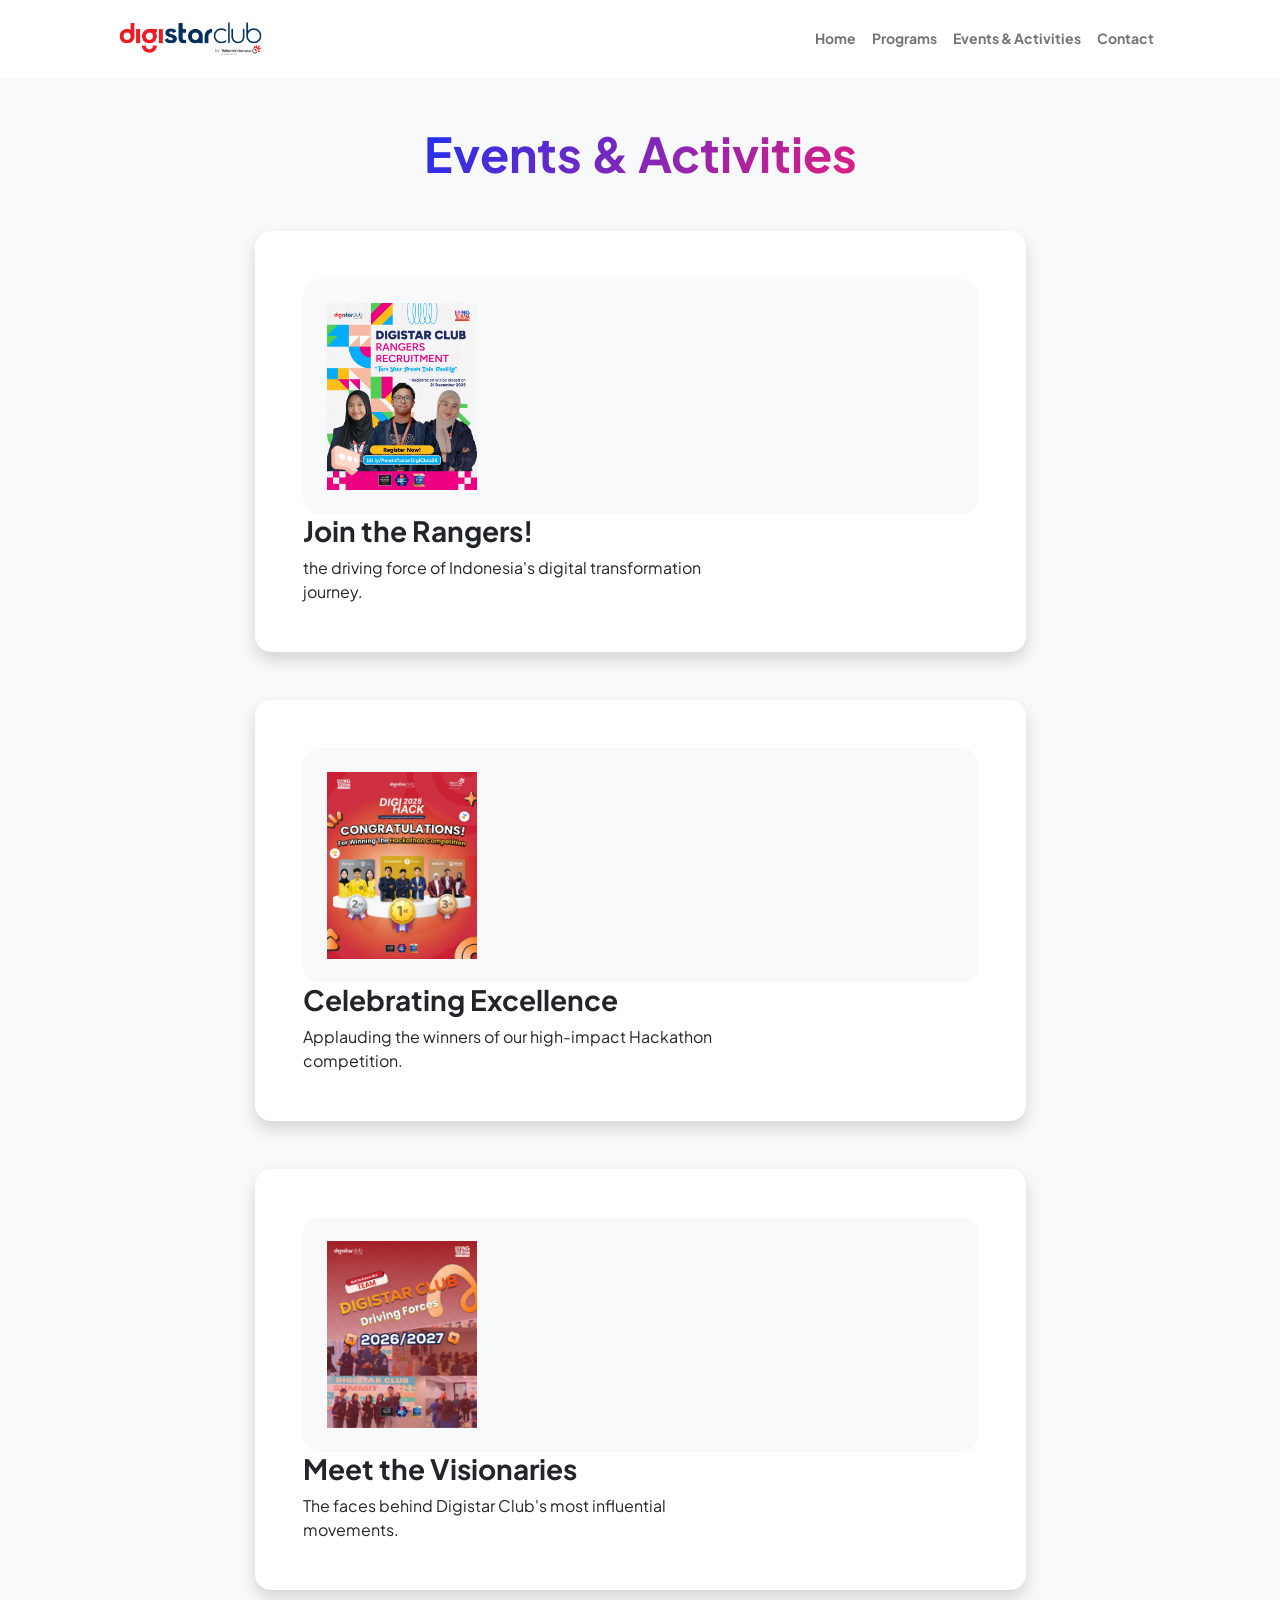
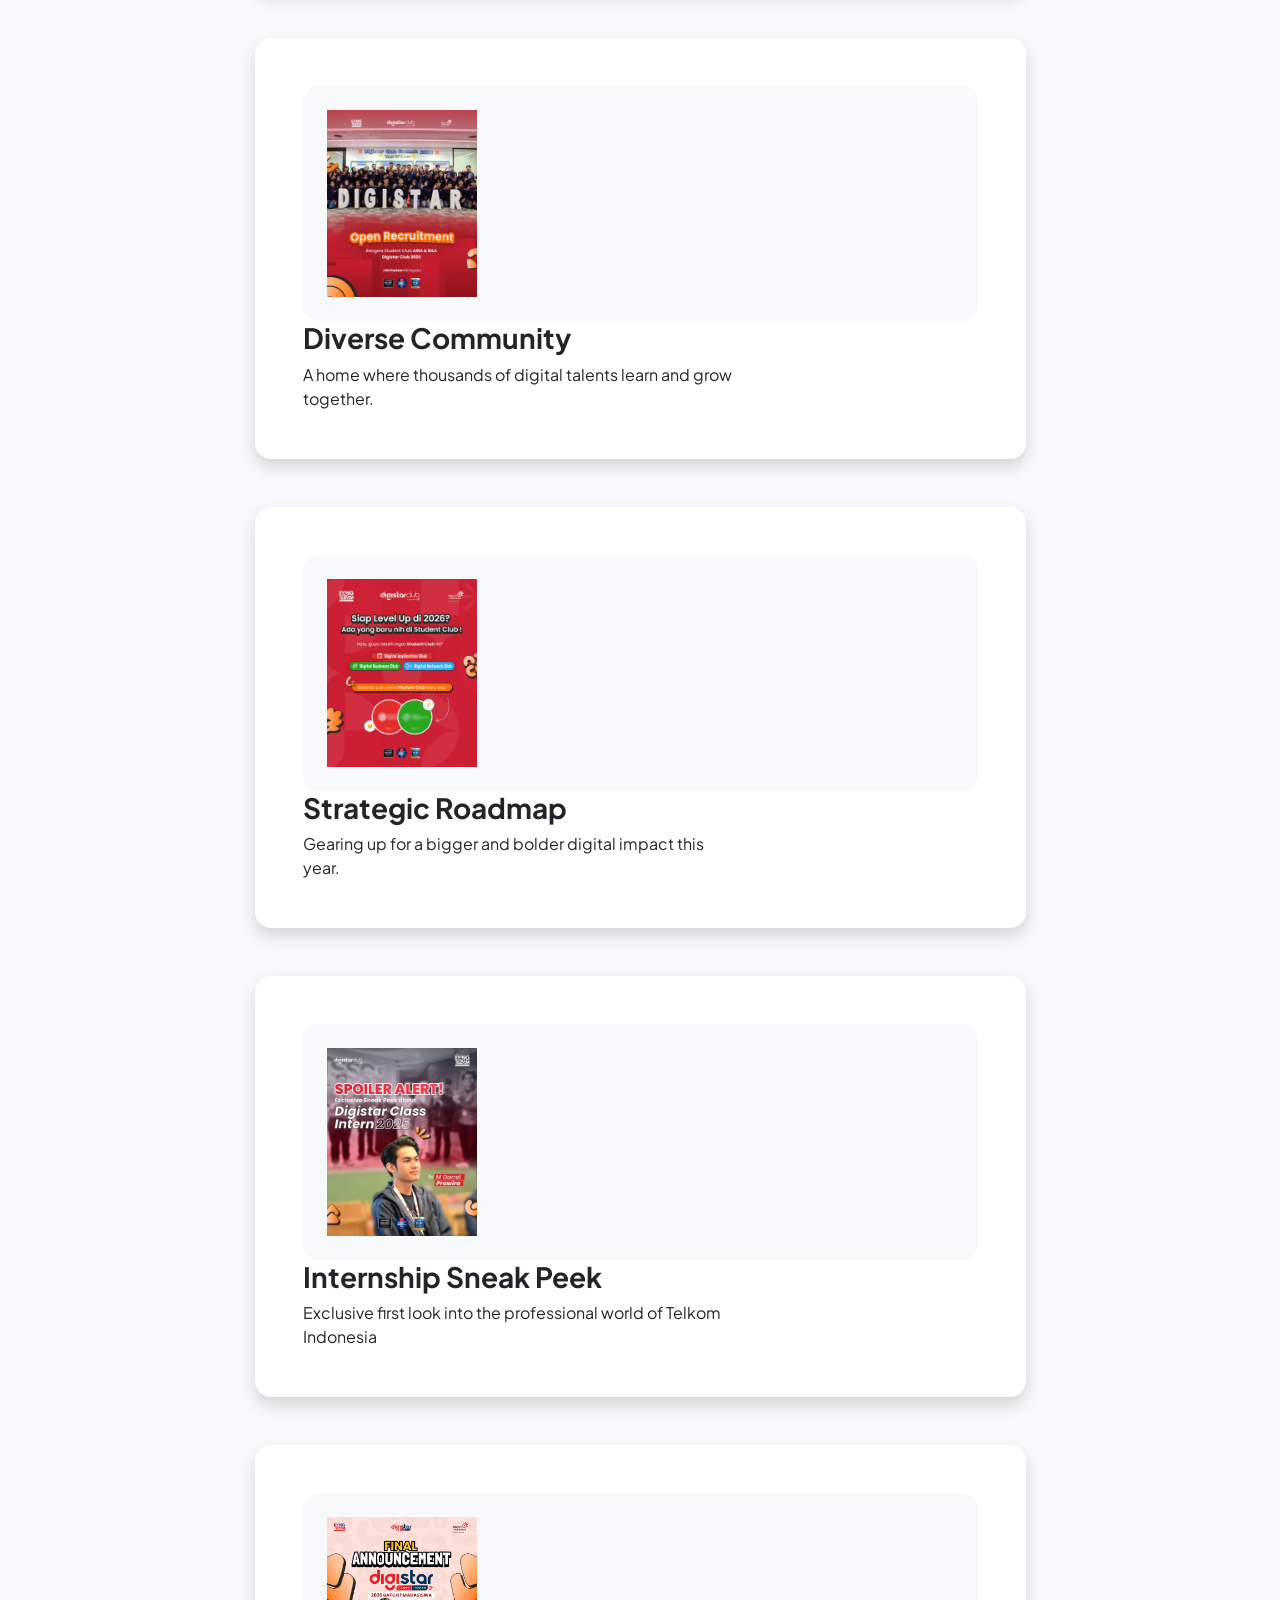
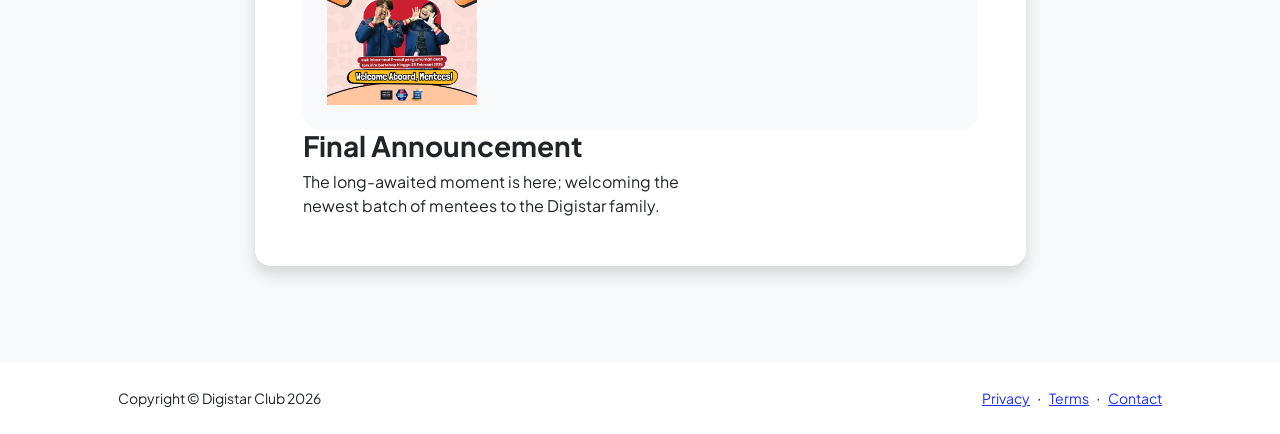
<file: events.html>
<!DOCTYPE html>
<html lang="en">

<head>
    <meta charset="utf-8" />
    <meta name="viewport" content="width=device-width, initial-scale=1, shrink-to-fit=no" />
    <meta name="description" content="" />
    <meta name="author" content="" />
    <title>Digistar Club</title>
    <!-- Favicon-->
    <link rel="icon" type="image/x-icon" href="digistar-assets\digistar-icon.jpg" />
    <!-- Custom Google font-->
    <link rel="preconnect" href="https://fonts.googleapis.com" />
    <link rel="preconnect" href="https://fonts.gstatic.com" crossorigin />
    <link
        href="https://fonts.googleapis.com/css2?family=Plus+Jakarta+Sans:wght@100;200;300;400;500;600;700;800;900&amp;display=swap"
        rel="stylesheet" />
    <!-- Bootstrap icons-->
    <link href="https://cdn.jsdelivr.net/npm/bootstrap-icons@1.8.1/font/bootstrap-icons.css" rel="stylesheet" />
    <!-- Core theme CSS (includes Bootstrap)-->
    <link href="css/styles.css" rel="stylesheet" />
</head>

<body class="d-flex flex-column h-100 bg-light">
    <main class="flex-shrink-0">
        <!-- Navigation-->
        <nav class="navbar navbar-expand-lg navbar-light bg-white py-3">
            <div class="container px-5">
                <a class="navbar-brand" href="5026241153_Farhan Fitran Maulana.html"><span
                        class="fw-bolder text-primary"><img src="digistar-assets\digistar-logo.png"
                            alt="Digistar Club Icon" style="height: 35px; width: 100%;" /></span></a>
                <button class="navbar-toggler" type="button" data-bs-toggle="collapse"
                    data-bs-target="#navbarSupportedContent" aria-controls="navbarSupportedContent"
                    aria-expanded="false" aria-label="Toggle navigation"><span
                        class="navbar-toggler-icon"></span></button>
                <div class="collapse navbar-collapse" id="navbarSupportedContent">
                    <ul class="navbar-nav ms-auto mb-2 mb-lg-0 small fw-bolder">
                        <li class="nav-item"><a class="nav-link" href="5026241153_Farhan Fitran Maulana.html">Home</a>
                        </li>
                        <li class="nav-item"><a class="nav-link" href="programs.html">Programs</a></li>
                        <li class="nav-item"><a class="nav-link" href="events.html">Events & Activities</a></li>
                        <li class="nav-item"><a class="nav-link" href="contact.html">Contact</a></li>
                    </ul>
                </div>
            </div>
        </nav>
        <!-- Page Content-->
        <div class="container px-5 my-5">
            <div class="text-center mb-5">
                <h1 class="display-5 fw-bolder mb-0"><span class="text-gradient d-inline">Events & Activities</span>
                </h1>
            </div>
            <div class="row gx-5 justify-content-center">
                <div class="col-lg-11 col-xl-9 col-xxl-8">
                    <!-- Programs Section-->
                    <section>
                        <!-- Program Card 1-->
                        <div class="card shadow border-0 rounded-4 mb-5">
                            <div class="card-body p-5">
                                <div class="row align-items-center gx-5">
                                    <div class="col text-center text-lg-start mb-4 mb-lg-0">
                                        <div class="bg-light p-4 rounded-4">
                                            <img src="digistar-assets\events\feed\feed-1.jpg" style="width: 150px;">
                                        </div>
                                    </div>
                                    <div class="col-lg-8">
                                        <div>
                                            <h3><b>Join the Rangers!</b></h3>
                                        </div>
                                        <div>the driving force of Indonesia's digital transformation journey.</div>
                                    </div>
                                </div>
                            </div>
                        </div>

                        <!-- Program Card 2-->
                        <div class="card shadow border-0 rounded-4 mb-5">
                            <div class="card-body p-5">
                                <div class="row align-items-center gx-5">
                                    <div class="col text-center text-lg-start mb-4 mb-lg-0">
                                        <div class="bg-light p-4 rounded-4">
                                            <img src="digistar-assets\events\feed\feed-2.jpg" style="width: 150px;">
                                        </div>
                                    </div>
                                    <div class="col-lg-8">
                                        <div>
                                            <h3><b>Celebrating Excellence
                                                </b></h3>
                                        </div>
                                        <div>Applauding the winners of our high-impact Hackathon competition.</div>
                                    </div>
                                </div>
                            </div>
                        </div>

                        <!-- Program Card 3-->
                        <div class="card shadow border-0 rounded-4 mb-5">
                            <div class="card-body p-5">
                                <div class="row align-items-center gx-5">
                                    <div class="col text-center text-lg-start mb-4 mb-lg-0">
                                        <div class="bg-light p-4 rounded-4">
                                            <img src="digistar-assets\events\feed\feed-3.jpg" style="width: 150px;">
                                        </div>
                                    </div>
                                    <div class="col-lg-8">
                                        <div>
                                            <h3><b>Meet the Visionaries
                                                </b></h3>
                                        </div>
                                        <div>The faces behind Digistar Club's most influential movements.</div>
                                    </div>
                                </div>
                            </div>
                        </div>

                        <!-- Program Card 4-->
                        <div class="card shadow border-0 rounded-4 mb-5">
                            <div class="card-body p-5">
                                <div class="row align-items-center gx-5">
                                    <div class="col text-center text-lg-start mb-4 mb-lg-0">
                                        <div class="bg-light p-4 rounded-4">
                                            <img src="digistar-assets\events\feed\feed-4.jpg" style="width: 150px;">
                                        </div>
                                    </div>
                                    <div class="col-lg-8">
                                        <div>
                                            <h3><b>Diverse Community
                                                </b></h3>
                                        </div>
                                        <div>A home where thousands of digital talents learn and grow together.</div>
                                    </div>
                                </div>
                            </div>
                        </div>

                        <!-- Program Card 5-->
                        <div class="card shadow border-0 rounded-4 mb-5">
                            <div class="card-body p-5">
                                <div class="row align-items-center gx-5">
                                    <div class="col text-center text-lg-start mb-4 mb-lg-0">
                                        <div class="bg-light p-4 rounded-4">
                                            <img src="digistar-assets\events\feed\feed-5.jpg" style="width: 150px;">
                                        </div>
                                    </div>
                                    <div class="col-lg-8">
                                        <div>
                                            <h3><b>Strategic Roadmap
                                                </b></h3>
                                        </div>
                                        <div>Gearing up for a bigger and bolder digital impact this year.</div>
                                    </div>
                                </div>
                            </div>
                        </div>

                        <!-- Program Card 6-->
                        <div class="card shadow border-0 rounded-4 mb-5">
                            <div class="card-body p-5">
                                <div class="row align-items-center gx-5">
                                    <div class="col text-center text-lg-start mb-4 mb-lg-0">
                                        <div class="bg-light p-4 rounded-4">
                                            <img src="digistar-assets\events\feed\feed-6.jpg" style="width: 150px;">
                                        </div>
                                    </div>
                                    <div class="col-lg-8">
                                        <div>
                                            <h3><b>Internship Sneak Peek
                                                </b></h3>
                                        </div>
                                        <div>Exclusive first look into the professional world of Telkom Indonesia</div>
                                    </div>
                                </div>
                            </div>
                        </div>

                        <!-- Program Card 6-->
                        <div class="card shadow border-0 rounded-4 mb-5">
                            <div class="card-body p-5">
                                <div class="row align-items-center gx-5">
                                    <div class="col text-center text-lg-start mb-4 mb-lg-0">
                                        <div class="bg-light p-4 rounded-4">
                                            <img src="digistar-assets\events\feed\feed-7.jpg" style="width: 150px;">
                                        </div>
                                    </div>
                                    <div class="col-lg-8">
                                        <div>
                                            <h3><b>Final Announcement
                                                </b></h3>
                                        </div>
                                        <div>The long-awaited moment is here; welcoming the newest batch of mentees to
                                            the Digistar family.</div>
                                    </div>
                                </div>
                            </div>
                        </div>
                    </section>

                </div>
            </div>
        </div>
    </main>
    <!-- Footer-->
    <footer class="bg-white py-4 mt-auto">
        <div class="container px-5">
            <div class="row align-items-center justify-content-between flex-column flex-sm-row">
                <div class="col-auto">
                    <div class="small m-0">Copyright &copy; Digistar Club 2026</div>
                </div>
                <div class="col-auto">
                    <a class="small" href="#!">Privacy</a>
                    <span class="mx-1">&middot;</span>
                    <a class="small" href="#!">Terms</a>
                    <span class="mx-1">&middot;</span>
                    <a class="small" href="#!">Contact</a>
                </div>
            </div>
        </div>
    </footer>
    <!-- Bootstrap core JS-->
    <script src="https://cdn.jsdelivr.net/npm/bootstrap@5.2.3/dist/js/bootstrap.bundle.min.js"></script>
    <!-- Core theme JS-->
    <script src="js/scripts.js"></script>
</body>

</html>
</file>
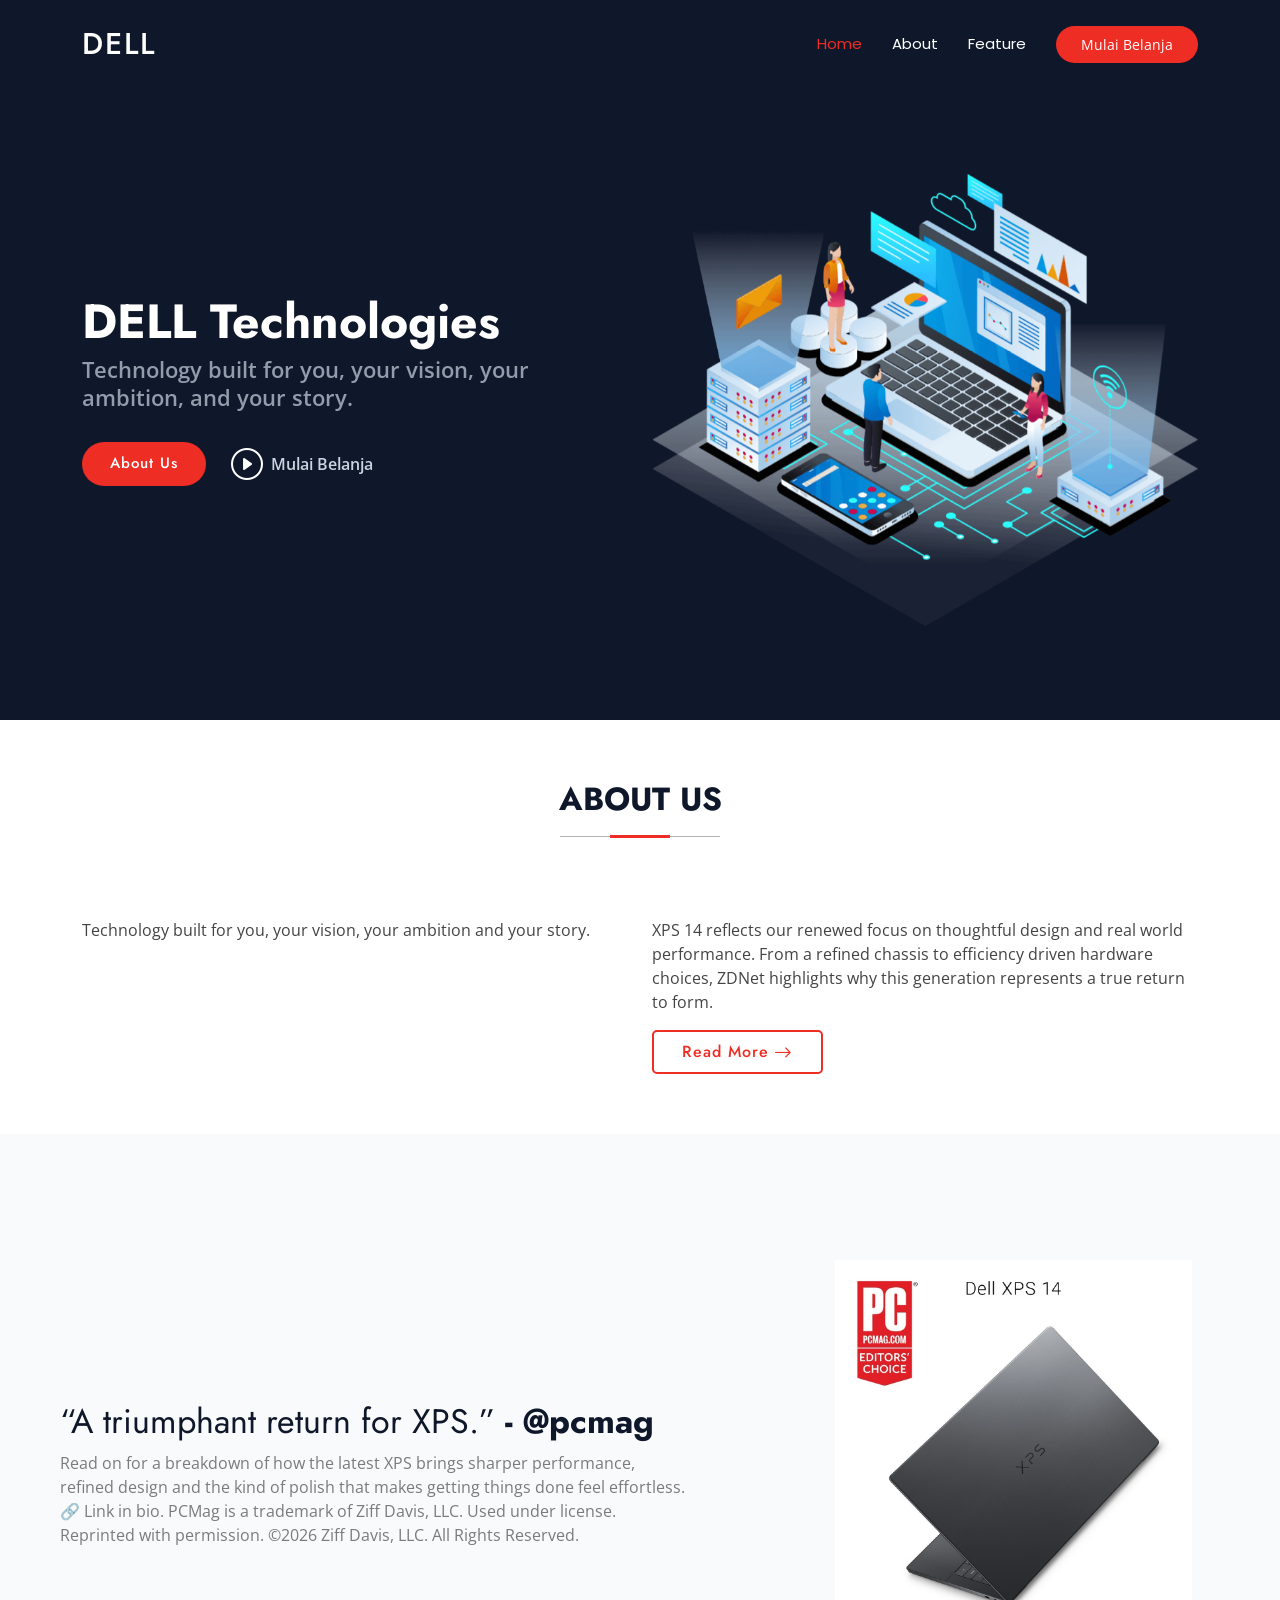
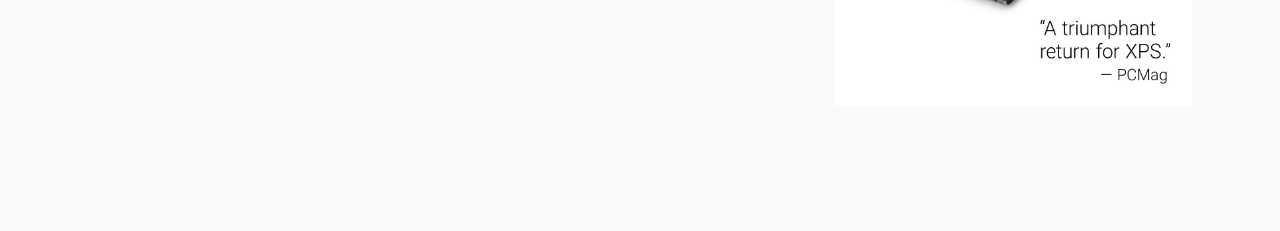
<file: pertemuan5.html>
<!DOCTYPE html>
<html lang="en">

<head>
    <meta charset="utf-8">
    <meta content="width=device-width, initial-scale=1.0" name="viewport">
    <title>DELL</title>
    <meta name="description" content="">
    <meta name="keywords" content="">

    <!-- Favicons -->
    <link href="assets/img/favicon.png" rel="icon">
    <link href="assets/img/apple-touch-icon.png" rel="apple-touch-icon">

    <!-- Fonts -->
    <link href="https://fonts.googleapis.com" rel="preconnect">
    <link href="https://fonts.gstatic.com" rel="preconnect" crossorigin>
    <link
        href="https://fonts.googleapis.com/css2?family=Open+Sans:ital,wght@0,300;0,400;0,500;0,600;0,700;0,800;1,300;1,400;1,500;1,600;1,700;1,800&family=Poppins:ital,wght@0,100;0,200;0,300;0,400;0,500;0,600;0,700;0,800;0,900;1,100;1,200;1,300;1,400;1,500;1,600;1,700;1,800;1,900&family=Jost:ital,wght@0,100;0,200;0,300;0,400;0,500;0,600;0,700;0,800;0,900;1,100;1,200;1,300;1,400;1,500;1,600;1,700;1,800;1,900&display=swap"
        rel="stylesheet">

    <!-- Vendor CSS Files -->
    <link href="assets/vendor/bootstrap/css/bootstrap.min.css" rel="stylesheet">
    <link href="assets/vendor/bootstrap-icons/bootstrap-icons.css" rel="stylesheet">
    <link href="assets/vendor/aos/aos.css" rel="stylesheet">
    <link href="assets/vendor/glightbox/css/glightbox.min.css" rel="stylesheet">
    <link href="assets/vendor/swiper/swiper-bundle.min.css" rel="stylesheet">

    <!-- Main CSS File -->
    <link href="assets/css/main.css" rel="stylesheet">

    <!-- =======================================================
  * Template Name: Arsha
  * Template URL: https://bootstrapmade.com/arsha-free-bootstrap-html-template-corporate/
  * Updated: Feb 22 2025 with Bootstrap v5.3.3
  * Author: BootstrapMade.com
  * License: https://bootstrapmade.com/license/
  ======================================================== -->
</head>

<body class="index-page">
    <header id="header" class="header d-flex align-items-center fixed-top">
        <div class="container-fluid container-xl position-relative d-flex align-items-center">

            <a href="index.html" class="logo d-flex align-items-center me-auto">
                <!-- Uncomment the line below if you also wish to use an image logo -->
                <!-- <img src="assets/img/logo.webp" alt=""> -->
                <h1 class="sitename">DELL</h1>
            </a>

            <nav id="navmenu" class="navmenu">
                <ul>
                    <li><a href="#hero" class="active">Home</a></li>
                    <li><a href="#about">About</a></li>
                    <li><a href="#unggulan">Feature</a></li>
                </ul>
                <i class="mobile-nav-toggle d-xl-none bi bi-list"></i>
            </nav>

            <a class="btn-getstarted" href="#about">Mulai Belanja</a>

        </div>
    </header>

    <main class="main">
        <!-- Hero Section -->
        <section id="hero" class="hero section dark-background">

            <div class="container">
                <div class="row gy-4">
                    <div class="col-lg-6 order-2 order-lg-1 d-flex flex-column justify-content-center"
                        data-aos="zoom-out">
                        <h1>DELL Technologies</h1>
                        <p>Technology built for you, your vision, your ambition, and your story.</p>
                        <div class="d-flex">
                            <a href="#about" class="btn-get-started">About Us</a>
                            <a href="visitstore.bio/dell?tab=ig"
                                class="glightbox btn-watch-video d-flex align-items-center">
                                <i class="bi bi-play-circle"></i><span>Mulai Belanja</span></a>
                        </div>
                    </div>
                    <div class="col-lg-6 order-1 order-lg-2 hero-img" data-aos="zoom-out" data-aos-delay="200">
                        <img src="assets/img/hero-img.png" class="img-fluid animated" alt="">
                    </div>
                </div>
            </div>

        </section><!-- /Hero Section -->
        <!-- About Section -->
        <section id="about" class="about section">

            <!-- Section Title -->
            <div class="container section-title" data-aos="fade-up">
                <h2>About Us</h2>
            </div><!-- End Section Title -->

            <div class="container">

                <div class="row gy-4">

                    <div class="col-lg-6 content" data-aos="fade-up" data-aos-delay="100">
                        <p>
                            Technology built for you, your vision, your ambition and your story.
                        </p>

                    </div>

                    <div class="col-lg-6" data-aos="fade-up" data-aos-delay="200">
                        <p>XPS 14 reflects our renewed focus on thoughtful design and real world performance. From a
                            refined chassis to efficiency driven hardware choices, ZDNet highlights why this generation
                            represents a true return to form.</p>
                        <a href="#" class="read-more"><span>Read More</span><i class="bi bi-arrow-right"></i></a>
                    </div>

                </div>

            </div>

        </section><!-- /About Section -->
        <!-- Why Us Section -->
        <section id="unggulan" class="section why-us light-background" data-builder="section">

            <div class="container-fluid">

                <div class="row gy-4">

                    <div class="col-lg-7 d-flex flex-column justify-content-center order-2 order-lg-1">

                        <div class="content px-xl-5" data-aos="fade-up" data-aos-delay="100">
                            <h3><span>“A triumphant return for XPS.” </span><strong>- @pcmag</strong></h3>
                            <p>
                                Read on for a breakdown of how the latest XPS brings sharper performance, refined design
                                and the kind of polish that makes getting things done feel effortless. 🔗 Link in bio.

                                PCMag is a trademark of Ziff Davis, LLC. Used under license. Reprinted with permission.
                                ©️2026 Ziff Davis, LLC. All Rights Reserved.
                            </p>
                        </div>

                    </div>

                    <div class="col-lg-5 order-1 order-lg-2 why-us-img">
                        <img src="assets/img/delxps.jpg" class="img-fluid" alt="" data-aos="zoom-in"
                            data-aos-delay="100">
                    </div>
                </div>

            </div>

        </section><!-- /Why Us Section -->
    </main>
    <!-- Scroll Top -->
    <a href="#" id="scroll-top" class="scroll-top d-flex align-items-center justify-content-center"><i
            class="bi bi-arrow-up-short"></i></a>

    <!-- Preloader -->
    <div id="preloader"></div>

    <!-- Vendor JS Files -->
    <script src="assets/vendor/bootstrap/js/bootstrap.bundle.min.js"></script>
    <script src="assets/vendor/php-email-form/validate.js"></script>
    <script src="assets/vendor/aos/aos.js"></script>
    <script src="assets/vendor/glightbox/js/glightbox.min.js"></script>
    <script src="assets/vendor/swiper/swiper-bundle.min.js"></script>
    <script src="assets/vendor/waypoints/noframework.waypoints.js"></script>
    <script src="assets/vendor/imagesloaded/imagesloaded.pkgd.min.js"></script>
    <script src="assets/vendor/isotope-layout/isotope.pkgd.min.js"></script>

    <!-- Main JS File -->
    <script src="assets/js/main.js"></script>
</body>

</html>
</file>
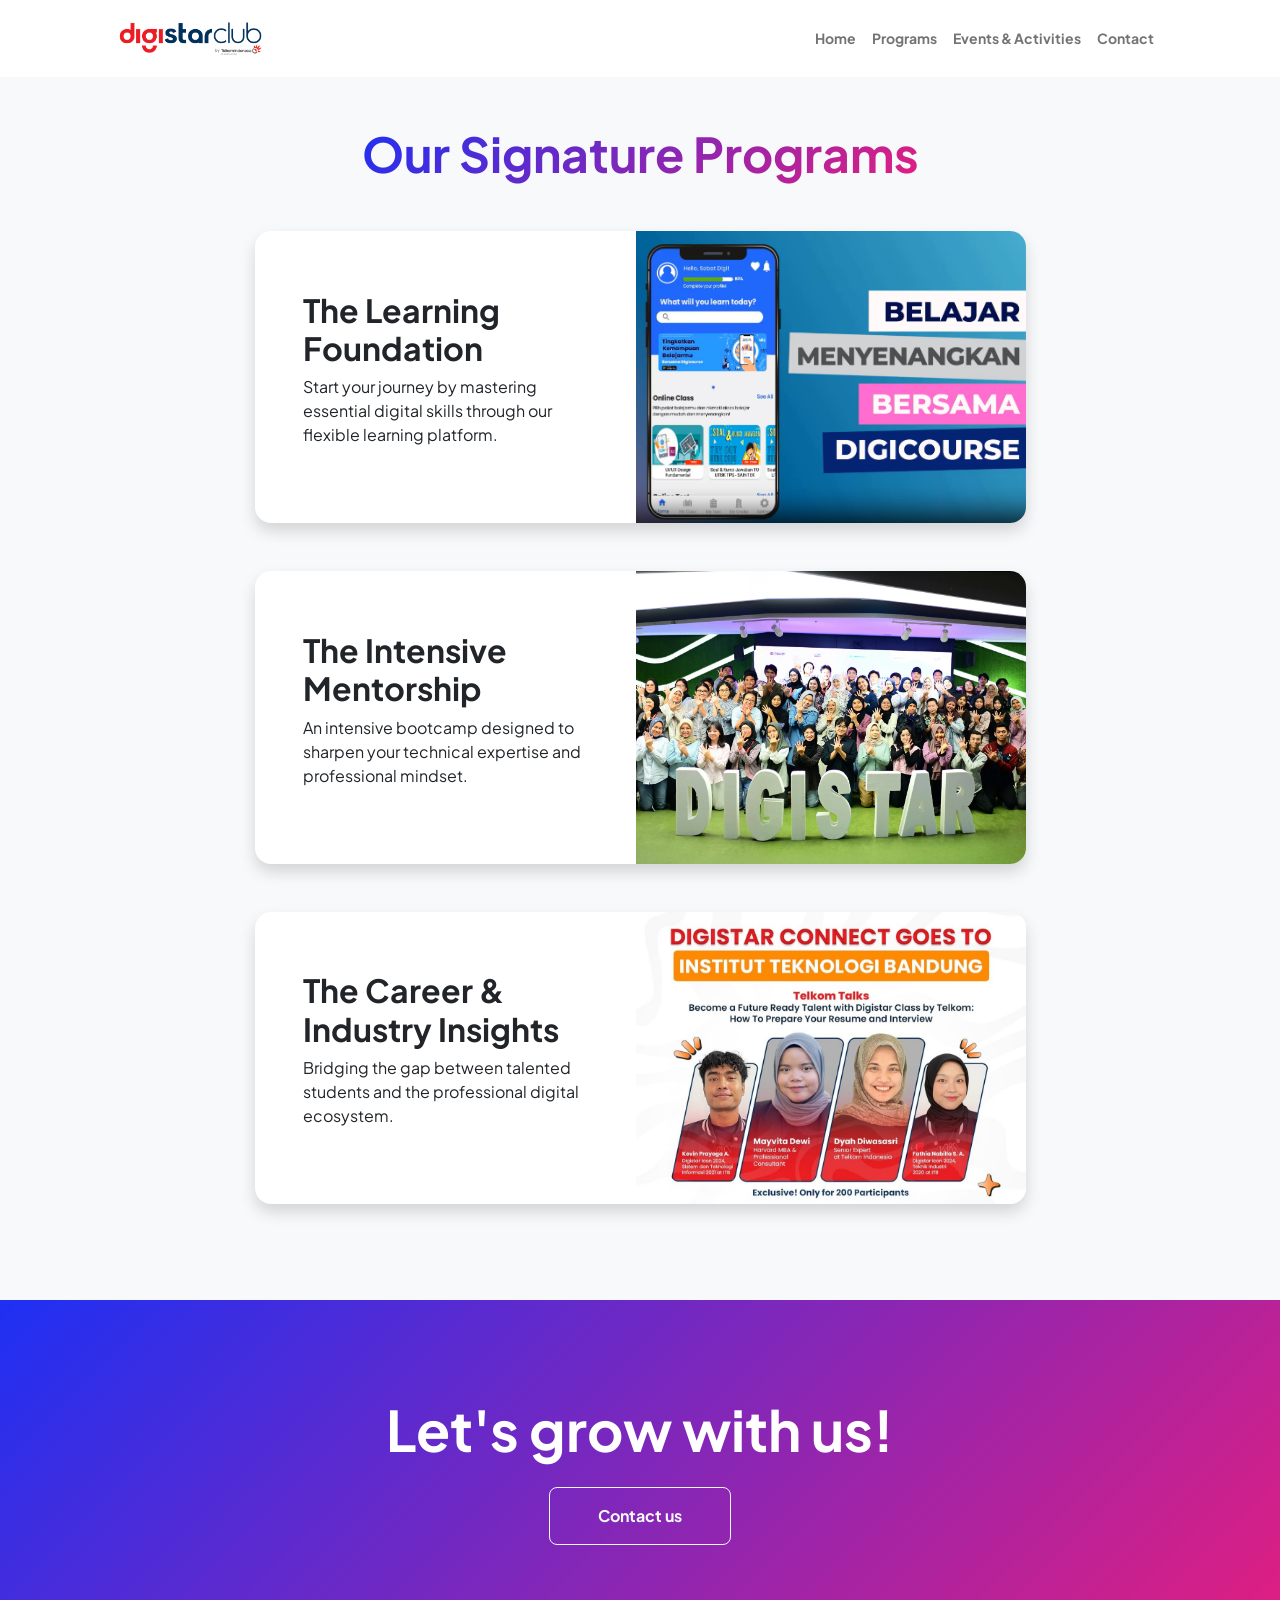
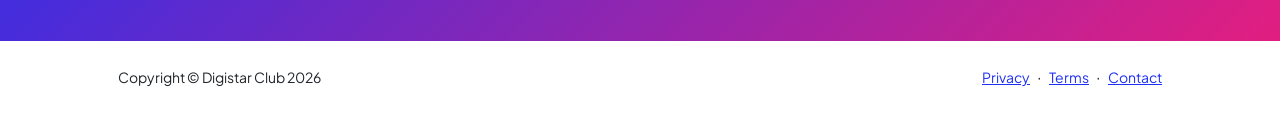
<file: programs.html>
<!DOCTYPE html>
<html lang="en">

<head>
    <meta charset="utf-8" />
    <meta name="viewport" content="width=device-width, initial-scale=1, shrink-to-fit=no" />
    <meta name="description" content="" />
    <meta name="author" content="" />
    <title>Digistar Club</title>
    <!-- Favicon-->
    <link rel="icon" type="image/x-icon" href="digistar-assets\digistar-icon.jpg" />
    <!-- Custom Google font-->
    <link rel="preconnect" href="https://fonts.googleapis.com" />
    <link rel="preconnect" href="https://fonts.gstatic.com" crossorigin />
    <link
        href="https://fonts.googleapis.com/css2?family=Plus+Jakarta+Sans:wght@100;200;300;400;500;600;700;800;900&amp;display=swap"
        rel="stylesheet" />
    <!-- Bootstrap icons-->
    <link href="https://cdn.jsdelivr.net/npm/bootstrap-icons@1.8.1/font/bootstrap-icons.css" rel="stylesheet" />
    <!-- Core theme CSS (includes Bootstrap)-->
    <link href="css/styles.css" rel="stylesheet" />
</head>

<body class="d-flex flex-column h-100 bg-light">
    <main class="flex-shrink-0">
        <!-- Navigation-->
        <nav class="navbar navbar-expand-lg navbar-light bg-white py-3">
            <div class="container px-5">
                <a class="navbar-brand" href="5026241153_Farhan Fitran Maulana.html"><span
                        class="fw-bolder text-primary"><img src="digistar-assets\digistar-logo.png"
                            alt="Digistar Club Icon" style="height: 35px; width: 100%;" /></span></a>
                <button class="navbar-toggler" type="button" data-bs-toggle="collapse"
                    data-bs-target="#navbarSupportedContent" aria-controls="navbarSupportedContent"
                    aria-expanded="false" aria-label="Toggle navigation"><span
                        class="navbar-toggler-icon"></span></button>
                <div class="collapse navbar-collapse" id="navbarSupportedContent">
                    <ul class="navbar-nav ms-auto mb-2 mb-lg-0 small fw-bolder">
                        <li class="nav-item"><a class="nav-link" href="5026241153_Farhan Fitran Maulana.html">Home</a>
                        </li>
                        <li class="nav-item"><a class="nav-link" href="programs.html">Programs</a></li>
                        <li class="nav-item"><a class="nav-link" href="events.html">Events & Activities</a></li>
                        <li class="nav-item"><a class="nav-link" href="contact.html">Contact</a></li>
                    </ul>
                </div>
            </div>
        </nav>
        <!-- Programs Section-->
        <section class="py-5">
            <div class="container px-5 mb-5">
                <div class="text-center mb-5">
                    <h1 class="display-5 fw-bolder mb-0"><span class="text-gradient d-inline">Our Signature
                            Programs</span></h1>
                </div>
                <div class="row gx-5 justify-content-center">
                    <div class="col-lg-11 col-xl-9 col-xxl-8">
                        <!-- Project Card 1-->
                        <div class="card overflow-hidden shadow rounded-4 border-0 mb-5">
                            <div class="card-body p-0">
                                <div class="d-flex align-items-center">
                                    <div class="p-5">
                                        <h2 class="fw-bolder">The Learning Foundation</h2>
                                        <p>Start your journey by mastering essential digital skills through our flexible
                                            learning platform.</p>
                                    </div>
                                    <img style="height: 100%; width: 390px;" class="img-fluid"
                                        src="digistar-assets\programs\program-1.png" alt="..." />
                                </div>
                            </div>
                        </div>
                        <!-- Project Card 2-->
                        <div class="card overflow-hidden shadow rounded-4 border-0">
                            <div class="card-body p-0">
                                <div class="d-flex align-items-center">
                                    <div class="p-5">
                                        <h2 class="fw-bolder">The Intensive Mentorship</h2>
                                        <p>An intensive bootcamp designed to sharpen your technical expertise and
                                            professional mindset.</p>
                                    </div>
                                    <img style="height: 100%; width: 390px;" class="img-fluid"
                                        src="digistar-assets\programs\program-2.png" alt="..." />
                                </div>
                            </div>
                        </div>
                        <!-- Project Card 3-->
                        <div class="card overflow-hidden shadow rounded-4 border-0 mt-5">
                            <div class="card-body p-0">
                                <div class="d-flex align-items-center">
                                    <div class="p-5">
                                        <h2 class="fw-bolder">The Career & Industry Insights</h2>
                                        <p>Bridging the gap between talented students and the professional digital
                                            ecosystem.</p>
                                    </div>
                                    <img style="height: 100%; width: 390px;" class="img-fluid"
                                        src="digistar-assets\programs\program-3.jpg" alt="..." />
                                </div>
                            </div>
                        </div>
                    </div>
                </div>
            </div>
        </section>
        <!-- Call to action section-->
        <section class="py-5 bg-gradient-primary-to-secondary text-white">
            <div class="container px-5 my-5">
                <div class="text-center">
                    <h2 class="display-4 fw-bolder mb-4">Let's grow with us!</h2>
                    <a class="btn btn-outline-light btn-lg px-5 py-3 fs-6 fw-bolder" href="contact.html">Contact us</a>
                </div>
            </div>
        </section>
    </main>
    <!-- Footer-->
    <footer class="bg-white py-4 mt-auto">
        <div class="container px-5">
            <div class="row align-items-center justify-content-between flex-column flex-sm-row">
                <div class="col-auto">
                    <div class="small m-0">Copyright &copy; Digistar Club 2026</div>
                </div>
                <div class="col-auto">
                    <a class="small" href="#!">Privacy</a>
                    <span class="mx-1">&middot;</span>
                    <a class="small" href="#!">Terms</a>
                    <span class="mx-1">&middot;</span>
                    <a class="small" href="#!">Contact</a>
                </div>
            </div>
        </div>
    </footer>
    <!-- Bootstrap core JS-->
    <script src="https://cdn.jsdelivr.net/npm/bootstrap@5.2.3/dist/js/bootstrap.bundle.min.js"></script>
    <!-- Core theme JS-->
    <script src="js/scripts.js"></script>
</body>

</html>
</file>
<file: assets/css/main.css>
/**
* Template Name: Arsha
* Template URL: https://bootstrapmade.com/arsha-free-bootstrap-html-template-corporate/
* Updated: Feb 22 2025 with Bootstrap v5.3.3
* Author: BootstrapMade.com
* License: https://bootstrapmade.com/license/
*/

/*--------------------------------------------------------------
# Font & Color Variables
# Help: https://bootstrapmade.com/color-system/
--------------------------------------------------------------*/
/* Fonts */
:root {
  --default-font: "Open Sans",  system-ui, -apple-system, "Segoe UI", Roboto, "Helvetica Neue", Arial, "Noto Sans", "Liberation Sans", sans-serif, "Apple Color Emoji", "Segoe UI Emoji", "Segoe UI Symbol", "Noto Color Emoji";
  --heading-font: "Jost",  sans-serif;
  --nav-font: "Poppins",  sans-serif;
}

/* Global Colors - The following color variables are used throughout the website. Updating them here will change the color scheme of the entire website */
:root { 
  --background-color: #ffffff; /* Background color for the entire website, including individual sections */
  --default-color: #444444; /* Default color used for the majority of the text content across the entire website */
  --heading-color: #0f172a; /* Color for headings, subheadings and title throughout the website */
  --accent-color: #EE2D24; /* Accent color that represents your brand on the website. It's used for buttons, links, and other elements that need to stand out */
  --surface-color: #ffffff; /* The surface color is used as a background of boxed elements within sections, such as cards, icon boxes, or other elements that require a visual separation from the global background. */
  --contrast-color: #ffffff; /* Contrast color for text, ensuring readability against backgrounds of accent, heading, or default colors. */
}

/* Nav Menu Colors - The following color variables are used specifically for the navigation menu. They are separate from the global colors to allow for more customization options */
:root {
  --nav-color: #ffffff;  /* The default color of the main navmenu links */
  --nav-hover-color: #EE2D24; /* Applied to main navmenu links when they are hovered over or active */
  --nav-mobile-background-color: #ffffff; /* Used as the background color for mobile navigation menu */
  --nav-dropdown-background-color: #ffffff; /* Used as the background color for dropdown items that appear when hovering over primary navigation items */
  --nav-dropdown-color: #0f172a; /* Used for navigation links of the dropdown items in the navigation menu. */
  --nav-dropdown-hover-color:  #EE2D24;/* Similar to --nav-hover-color, this color is applied to dropdown navigation links when they are hovered over. */
}

/* Color Presets - These classes override global colors when applied to any section or element, providing reuse of the sam color scheme. */

.light-background {
  --background-color: #F9FAFB; 
  --surface-color: #ffffff;
}

.dark-background {
  --background-color: #0f172a;
  --default-color: #cbd5e1;    
  --heading-color: #ffffff;    
  --surface-color: #1e293b;    
  --contrast-color: #ffffff;
}

/* Smooth scroll */
:root {
  scroll-behavior: smooth;
}

/*--------------------------------------------------------------
# General Styling & Shared Classes
--------------------------------------------------------------*/
body {
  color: var(--default-color);
  background-color: var(--background-color);
  font-family: var(--default-font);
}

a {
  color: var(--accent-color);
  text-decoration: none;
  transition: 0.3s;
}

a:hover {
  color: color-mix(in srgb, var(--accent-color), transparent 25%);
  text-decoration: none;
}

h1,
h2,
h3,
h4,
h5,
h6 {
  color: var(--heading-color);
  font-family: var(--heading-font);
}

/* PHP Email Form Messages
------------------------------*/
.php-email-form .error-message {
  display: none;
  background: #df1529;
  color: #ffffff;
  text-align: left;
  padding: 15px;
  margin-bottom: 24px;
  font-weight: 600;
}

.php-email-form .sent-message {
  display: none;
  color: #ffffff;
  background: #059652;
  text-align: center;
  padding: 15px;
  margin-bottom: 24px;
  font-weight: 600;
}

.php-email-form .loading {
  display: none;
  background: var(--surface-color);
  text-align: center;
  padding: 15px;
  margin-bottom: 24px;
}

.php-email-form .loading:before {
  content: "";
  display: inline-block;
  border-radius: 50%;
  width: 24px;
  height: 24px;
  margin: 0 10px -6px 0;
  border: 3px solid var(--accent-color);
  border-top-color: var(--surface-color);
  animation: php-email-form-loading 1s linear infinite;
}

@keyframes php-email-form-loading {
  0% {
    transform: rotate(0deg);
  }

  100% {
    transform: rotate(360deg);
  }
}

/*--------------------------------------------------------------
# Global Header
--------------------------------------------------------------*/
.header {
  --background-color: #3d4d6a;
  --heading-color: #ffffff;
  color: var(--default-color);
  background-color: var(--background-color);
  padding: 15px 0;
  transition: all 0.5s;
  z-index: 997;
}

.header .logo {
  line-height: 1;
}

.header .logo img {
  max-height: 36px;
  margin-right: 8px;
}

.header .logo h1 {
  font-size: 30px;
  margin: 0;
  font-weight: 500;
  color: var(--heading-color);
  letter-spacing: 2px;
  text-transform: uppercase;
}

.header .btn-getstarted,
.header .btn-getstarted:focus {
  color: var(--contrast-color);
  background: var(--accent-color);
  font-size: 14px;
  padding: 8px 25px;
  margin: 0 0 0 30px;
  border-radius: 50px;
  transition: 0.3s;
}

.header .btn-getstarted:hover,
.header .btn-getstarted:focus:hover {
  color: var(--contrast-color);
  background: color-mix(in srgb, var(--accent-color), transparent 15%);
}

@media (max-width: 1200px) {
  .header .logo {
    order: 1;
  }

  .header .btn-getstarted {
    order: 2;
    margin: 0 15px 0 0;
    padding: 6px 15px;
  }

  .header .navmenu {
    order: 3;
  }
}

/* Index Page Header
------------------------------*/
.index-page .header {
  --background-color: rgba(255, 255, 255, 0);
  --heading-color: #ffffff;
  --nav-color: #ffffff;
}

/* Index Page Header on Scroll
------------------------------*/
.index-page.scrolled .header {
  --background-color: rgba(40, 58, 90, 0.9);
}

/*--------------------------------------------------------------
# Navigation Menu
--------------------------------------------------------------*/
/* Desktop Navigation */
@media (min-width: 1200px) {
  .navmenu {
    padding: 0;
  }

  .navmenu ul {
    margin: 0;
    padding: 0;
    display: flex;
    list-style: none;
    align-items: center;
  }

  .navmenu li {
    position: relative;
  }

  .navmenu a,
  .navmenu a:focus {
    color: var(--nav-color);
    padding: 18px 15px;
    font-size: 15px;
    font-family: var(--nav-font);
    font-weight: 400;
    display: flex;
    align-items: center;
    justify-content: space-between;
    white-space: nowrap;
    transition: 0.3s;
  }

  .navmenu a i,
  .navmenu a:focus i {
    font-size: 12px;
    line-height: 0;
    margin-left: 5px;
    transition: 0.3s;
  }

  .navmenu li:last-child a {
    padding-right: 0;
  }

  .navmenu li:hover>a,
  .navmenu .active,
  .navmenu .active:focus {
    color: var(--nav-hover-color);
  }

  .navmenu .dropdown ul {
    margin: 0;
    padding: 10px 0;
    background: var(--nav-dropdown-background-color);
    display: block;
    position: absolute;
    visibility: hidden;
    left: 14px;
    top: 130%;
    opacity: 0;
    transition: 0.3s;
    border-radius: 4px;
    z-index: 99;
    box-shadow: 0px 0px 30px rgba(0, 0, 0, 0.1);
  }

  .navmenu .dropdown ul li {
    min-width: 200px;
  }

  .navmenu .dropdown ul a {
    padding: 10px 20px;
    font-size: 15px;
    text-transform: none;
    color: var(--nav-dropdown-color);
  }

  .navmenu .dropdown ul a i {
    font-size: 12px;
  }

  .navmenu .dropdown ul a:hover,
  .navmenu .dropdown ul .active:hover,
  .navmenu .dropdown ul li:hover>a {
    color: var(--nav-dropdown-hover-color);
  }

  .navmenu .dropdown:hover>ul {
    opacity: 1;
    top: 100%;
    visibility: visible;
  }

  .navmenu .dropdown .dropdown ul {
    top: 0;
    left: -90%;
    visibility: hidden;
  }

  .navmenu .dropdown .dropdown:hover>ul {
    opacity: 1;
    top: 0;
    left: -100%;
    visibility: visible;
  }

  .navmenu .megamenu {
    position: static;
  }

  .navmenu .megamenu ul {
    margin: 0;
    padding: 10px;
    background: var(--nav-dropdown-background-color);
    box-shadow: 0px 0px 20px rgba(0, 0, 0, 0.1);
    position: absolute;
    top: 130%;
    left: 0;
    right: 0;
    visibility: hidden;
    opacity: 0;
    display: flex;
    transition: 0.3s;
    border-radius: 4px;
    z-index: 99;
  }

  .navmenu .megamenu ul li {
    flex: 1;
  }

  .navmenu .megamenu ul li a,
  .navmenu .megamenu ul li:hover>a {
    padding: 10px 20px;
    font-size: 15px;
    color: var(--nav-dropdown-color);
  }

  .navmenu .megamenu ul li a:hover,
  .navmenu .megamenu ul li .active,
  .navmenu .megamenu ul li .active:hover {
    color: var(--nav-dropdown-hover-color);
  }

  .navmenu .megamenu:hover>ul {
    opacity: 1;
    top: 100%;
    visibility: visible;
  }

  .navmenu .dd-box-shadow {
    box-shadow: 0px 0px 30px rgba(0, 0, 0, 0.1);
  }
}

/* Mobile Navigation */
@media (max-width: 1199px) {
  .mobile-nav-toggle {
    color: var(--nav-color);
    font-size: 28px;
    line-height: 0;
    margin-right: 10px;
    cursor: pointer;
    transition: color 0.3s;
  }

  .navmenu {
    padding: 0;
    z-index: 9997;
  }

  .navmenu ul {
    display: none;
    list-style: none;
    position: absolute;
    inset: 60px 20px 20px 20px;
    padding: 10px 0;
    margin: 0;
    border-radius: 6px;
    background-color: var(--nav-mobile-background-color);
    overflow-y: auto;
    transition: 0.3s;
    z-index: 9998;
    box-shadow: 0px 0px 30px rgba(0, 0, 0, 0.1);
  }

  .navmenu a,
  .navmenu a:focus {
    color: var(--nav-dropdown-color);
    padding: 10px 20px;
    font-family: var(--nav-font);
    font-size: 17px;
    font-weight: 500;
    display: flex;
    align-items: center;
    justify-content: space-between;
    white-space: nowrap;
    transition: 0.3s;
  }

  .navmenu a i,
  .navmenu a:focus i {
    font-size: 12px;
    line-height: 0;
    margin-left: 5px;
    width: 30px;
    height: 30px;
    display: flex;
    align-items: center;
    justify-content: center;
    border-radius: 50%;
    transition: 0.3s;
    background-color: color-mix(in srgb, var(--accent-color), transparent 90%);
  }

  .navmenu a i:hover,
  .navmenu a:focus i:hover {
    background-color: var(--accent-color);
    color: var(--contrast-color);
  }

  .navmenu a:hover,
  .navmenu .active,
  .navmenu .active:focus {
    color: var(--nav-dropdown-hover-color);
  }

  .navmenu .active i,
  .navmenu .active:focus i {
    background-color: var(--accent-color);
    color: var(--contrast-color);
    transform: rotate(180deg);
  }

  .navmenu .dropdown ul {
    position: static;
    display: none;
    z-index: 99;
    padding: 10px 0;
    margin: 10px 20px;
    background-color: var(--nav-dropdown-background-color);
    border: 1px solid color-mix(in srgb, var(--default-color), transparent 90%);
    box-shadow: none;
    transition: all 0.5s ease-in-out;
  }

  .navmenu .dropdown ul ul {
    background-color: rgba(33, 37, 41, 0.1);
  }

  .navmenu .dropdown>.dropdown-active {
    display: block;
    background-color: rgba(33, 37, 41, 0.03);
  }

  .mobile-nav-active {
    overflow: hidden;
  }

  .mobile-nav-active .mobile-nav-toggle {
    color: #fff;
    position: absolute;
    font-size: 32px;
    top: 15px;
    right: 15px;
    margin-right: 0;
    z-index: 9999;
  }

  .mobile-nav-active .navmenu {
    position: fixed;
    overflow: hidden;
    inset: 0;
    background: rgba(33, 37, 41, 0.8);
    transition: 0.3s;
  }

  .mobile-nav-active .navmenu>ul {
    display: block;
  }
}

/*--------------------------------------------------------------
# Global Footer
--------------------------------------------------------------*/
.footer {
  color: var(--default-color);
  background-color: var(--background-color);
  font-size: 14px;
  padding-bottom: 50px;
  position: relative;
}

.footer .footer-newsletter {
  background-color: color-mix(in srgb, var(--heading-color), transparent 95%);
  padding: 50px 0;
}

.footer .footer-newsletter h4 {
  font-size: 24px;
}

.footer .footer-newsletter .newsletter-form {
  margin-top: 30px;
  margin-bottom: 15px;
  padding: 6px 8px;
  position: relative;
  background-color: color-mix(in srgb, var(--background-color), transparent 50%);
  border: 1px solid color-mix(in srgb, var(--default-color), transparent 90%);
  box-shadow: 0px 2px 25px rgba(0, 0, 0, 0.1);
  display: flex;
  transition: 0.3s;
  border-radius: 50px;
}

.footer .footer-newsletter .newsletter-form:focus-within {
  border-color: var(--accent-color);
}

.footer .footer-newsletter .newsletter-form input[type=email] {
  border: 0;
  padding: 4px;
  width: 100%;
  background-color: color-mix(in srgb, var(--background-color), transparent 50%);
  color: var(--default-color);
}

.footer .footer-newsletter .newsletter-form input[type=email]:focus-visible {
  outline: none;
}

.footer .footer-newsletter .newsletter-form input[type=submit] {
  border: 0;
  font-size: 16px;
  padding: 0 20px;
  margin: -7px -8px -7px 0;
  background: var(--accent-color);
  color: var(--contrast-color);
  transition: 0.3s;
  border-radius: 50px;
}

.footer .footer-newsletter .newsletter-form input[type=submit]:hover {
  background: color-mix(in srgb, var(--accent-color), transparent 20%);
}

.footer .footer-top {
  padding-top: 50px;
}

.footer .social-links a {
  display: flex;
  align-items: center;
  justify-content: center;
  width: 40px;
  height: 40px;
  border-radius: 50%;
  border: 1px solid color-mix(in srgb, var(--default-color), transparent 50%);
  font-size: 16px;
  color: color-mix(in srgb, var(--default-color), transparent 20%);
  margin-right: 10px;
  transition: 0.3s;
}

.footer .social-links a:hover {
  color: var(--accent-color);
  border-color: var(--accent-color);
}

.footer h4 {
  font-size: 16px;
  font-weight: bold;
  position: relative;
  padding-bottom: 12px;
}

.footer .footer-links {
  margin-bottom: 30px;
}

.footer .footer-links ul {
  list-style: none;
  padding: 0;
  margin: 0;
}

.footer .footer-links ul i {
  margin-right: 3px;
  font-size: 12px;
  line-height: 0;
  color: var(--accent-color);
}

.footer .footer-links ul li {
  padding: 10px 0;
  display: flex;
  align-items: center;
}

.footer .footer-links ul li:first-child {
  padding-top: 0;
}

.footer .footer-links ul a {
  display: inline-block;
  color: color-mix(in srgb, var(--default-color), transparent 20%);
  line-height: 1;
}

.footer .footer-links ul a:hover {
  color: var(--accent-color);
}

.footer .footer-about a {
  color: var(--heading-color);
  font-size: 28px;
  font-weight: 600;
  text-transform: uppercase;
  font-family: var(--heading-font);
}

.footer .footer-contact p {
  margin-bottom: 5px;
}

.footer .copyright {
  padding-top: 25px;
  padding-bottom: 25px;
  border-top: 1px solid color-mix(in srgb, var(--default-color), transparent 90%);
}

.footer .copyright p {
  margin-bottom: 0;
}

.footer .credits {
  margin-top: 6px;
  font-size: 13px;
}

/*--------------------------------------------------------------
# Preloader
--------------------------------------------------------------*/
#preloader {
  position: fixed;
  inset: 0;
  z-index: 999999;
  overflow: hidden;
  background: var(--background-color);
  transition: all 0.6s ease-out;
}

#preloader:before {
  content: "";
  position: fixed;
  top: calc(50% - 30px);
  left: calc(50% - 30px);
  border: 6px solid #ffffff;
  border-color: var(--accent-color) transparent var(--accent-color) transparent;
  border-radius: 50%;
  width: 60px;
  height: 60px;
  animation: animate-preloader 1.5s linear infinite;
}

@keyframes animate-preloader {
  0% {
    transform: rotate(0deg);
  }

  100% {
    transform: rotate(360deg);
  }
}

/*--------------------------------------------------------------
# Scroll Top Button
--------------------------------------------------------------*/
.scroll-top {
  position: fixed;
  visibility: hidden;
  opacity: 0;
  right: 15px;
  bottom: -15px;
  z-index: 99999;
  background-color: var(--accent-color);
  width: 44px;
  height: 44px;
  border-radius: 50px;
  transition: all 0.4s;
}

.scroll-top i {
  font-size: 24px;
  color: var(--contrast-color);
  line-height: 0;
}

.scroll-top:hover {
  background-color: color-mix(in srgb, var(--accent-color), transparent 20%);
  color: var(--contrast-color);
}

.scroll-top.active {
  visibility: visible;
  opacity: 1;
  bottom: 15px;
}

/*--------------------------------------------------------------
# Disable aos animation delay on mobile devices
--------------------------------------------------------------*/
@media screen and (max-width: 768px) {
  [data-aos-delay] {
    transition-delay: 0 !important;
  }
}

/*--------------------------------------------------------------
# Global Page Titles & Breadcrumbs
--------------------------------------------------------------*/
.page-title {
  --background-color: color-mix(in srgb, var(--default-color), transparent 96%);
  color: var(--default-color);
  background-color: var(--background-color);
  padding: 20px 0;
  position: relative;
}

.page-title h1 {
  font-size: 28px;
  font-weight: 700;
  margin: 0;
}

.page-title .breadcrumbs ol {
  display: flex;
  flex-wrap: wrap;
  list-style: none;
  padding: 0 0 10px 0;
  margin: 0;
  font-size: 14px;
}

.page-title .breadcrumbs ol li+li {
  padding-left: 10px;
}

.page-title .breadcrumbs ol li+li::before {
  content: "/";
  display: inline-block;
  padding-right: 10px;
  color: color-mix(in srgb, var(--default-color), transparent 70%);
}

/*--------------------------------------------------------------
# Global Sections
--------------------------------------------------------------*/
section,
.section {
  color: var(--default-color);
  background-color: var(--background-color);
  padding: 60px 0;
  scroll-margin-top: 88px;
  overflow: clip;
}

@media (max-width: 1199px) {

  section,
  .section {
    scroll-margin-top: 66px;
  }
}

/*--------------------------------------------------------------
# Global Section Titles
--------------------------------------------------------------*/
.section-title {
  text-align: center;
  padding-bottom: 60px;
  position: relative;
}

.section-title h2 {
  font-size: 32px;
  font-weight: 700;
  margin-bottom: 20px;
  padding-bottom: 20px;
  text-transform: uppercase;
  position: relative;
}

.section-title h2:before {
  content: "";
  position: absolute;
  display: block;
  width: 160px;
  height: 1px;
  background: color-mix(in srgb, var(--default-color), transparent 60%);
  left: 0;
  right: 0;
  bottom: 1px;
  margin: auto;
}

.section-title h2::after {
  content: "";
  position: absolute;
  display: block;
  width: 60px;
  height: 3px;
  background: var(--accent-color);
  left: 0;
  right: 0;
  bottom: 0;
  margin: auto;
}

.section-title p {
  margin-bottom: 0;
}

/*--------------------------------------------------------------
# Hero Section
--------------------------------------------------------------*/
.hero {
  width: 100%;
  min-height: 80vh;
  position: relative;
  padding: 120px 0 60px 0;
  display: flex;
  align-items: center;
}

.hero h1 {
  margin: 0;
  font-size: 48px;
  font-weight: 700;
  line-height: 56px;
}

.hero p {
  color: color-mix(in srgb, var(--default-color), transparent 30%);
  margin: 5px 0 30px 0;
  font-size: 22px;
  line-height: 1.3;
  font-weight: 600;
}

.hero .btn-get-started {
  color: var(--contrast-color);
  background: var(--accent-color);
  font-family: var(--heading-font);
  font-weight: 500;
  font-size: 15px;
  letter-spacing: 1px;
  display: inline-block;
  padding: 10px 28px 12px 28px;
  border-radius: 50px;
  transition: 0.5s;
}

.hero .btn-get-started:hover {
  color: var(--contrast-color);
  background: color-mix(in srgb, var(--accent-color), transparent 15%);
}

.hero .btn-watch-video {
  font-size: 16px;
  transition: 0.5s;
  margin-left: 25px;
  color: var(--default-color);
  font-weight: 600;
}

.hero .btn-watch-video i {
  color: var(--contrast-color);
  font-size: 32px;
  transition: 0.3s;
  line-height: 0;
  margin-right: 8px;
}

.hero .btn-watch-video:hover {
  color: var(--accent-color);
}

.hero .btn-watch-video:hover i {
  color: color-mix(in srgb, var(--accent-color), transparent 15%);
}

.hero .animated {
  animation: up-down 2s ease-in-out infinite alternate-reverse both;
}

@media (max-width: 640px) {
  .hero h1 {
    font-size: 28px;
    line-height: 36px;
  }

  .hero p {
    font-size: 18px;
    line-height: 24px;
    margin-bottom: 30px;
  }

  .hero .btn-get-started,
  .hero .btn-watch-video {
    font-size: 13px;
  }
}

@keyframes up-down {
  0% {
    transform: translateY(10px);
  }

  100% {
    transform: translateY(-10px);
  }
}

/*--------------------------------------------------------------
# Clients Section
--------------------------------------------------------------*/
.clients {
  padding: 12px 0;
}

.clients .swiper {
  padding: 10px 0;
}

.clients .swiper-wrapper {
  height: auto;
}

.clients .swiper-slide img {
  transition: 0.3s;
  padding: 0 10px;
}

.clients .swiper-slide img:hover {
  transform: scale(1.1);
}

.clients .swiper-slide img {
  height: 70px;           
  object-fit: contain;       
  filter: grayscale(60%);    
  opacity: 0.75;         
}

/*--------------------------------------------------------------
# About Section
--------------------------------------------------------------*/
.about ul {
  list-style: none;
  padding: 0;
}

.about ul li {
  padding-bottom: 5px;
  display: flex;
  align-items: center;
}

.about ul i {
  font-size: 20px;
  padding-right: 4px;
  color: var(--accent-color);
}

.about .read-more {
  color: var(--accent-color);
  font-family: var(--heading-font);
  font-weight: 500;
  font-size: 16px;
  letter-spacing: 1px;
  padding: 8px 28px;
  border-radius: 5px;
  transition: 0.3s;
  display: inline-flex;
  align-items: center;
  justify-content: center;
  border: 2px solid var(--accent-color);
}

.about .read-more i {
  font-size: 18px;
  margin-left: 5px;
  line-height: 0;
  transition: 0.3s;
}

.about .read-more:hover {
  background: var(--accent-color);
  color: var(--contrast-color);
}

.about .read-more:hover i {
  transform: translate(5px, 0);
}

/*--------------------------------------------------------------
# Why Us Section
--------------------------------------------------------------*/
.why-us {
  padding: 30px 0;
}

.why-us .content h3 {
  font-weight: 400;
  font-size: 34px;
}

.why-us .content p {
  color: color-mix(in srgb, var(--default-color), transparent 30%);
}

.why-us .faq-container .faq-item {
  background-color: var(--surface-color);
  position: relative;
  padding: 20px;
  margin-bottom: 20px;
  box-shadow: 0px 5px 25px 0px rgba(0, 0, 0, 0.1);
  overflow: hidden;
}

.why-us .faq-container .faq-item:last-child {
  margin-bottom: 0;
}

.why-us .faq-container .faq-item h3 {
  font-weight: 500;
  font-size: 17px;
  line-height: 24px;
  margin: 0 30px 0 0;
  transition: 0.3s;
  cursor: pointer;
}

.why-us .faq-container .faq-item h3 span {
  color: var(--accent-color);
  padding-right: 5px;
  font-weight: 600;
}

.why-us .faq-container .faq-item h3:hover {
  color: var(--accent-color);
}

.why-us .faq-container .faq-item .faq-content {
  display: grid;
  grid-template-rows: 0fr;
  transition: 0.3s ease-in-out;
  visibility: hidden;
  opacity: 0;
}

.why-us .faq-container .faq-item .faq-content p {
  margin-bottom: 0;
  overflow: hidden;
}

.why-us .faq-container .faq-item .faq-icon {
  position: absolute;
  top: 22px;
  left: 20px;
  font-size: 22px;
  line-height: 0;
  transition: 0.3s;
  color: var(--accent-color);
}

.why-us .faq-container .faq-item .faq-toggle {
  position: absolute;
  top: 20px;
  right: 20px;
  font-size: 16px;
  line-height: 0;
  transition: 0.3s;
  cursor: pointer;
}

.why-us .faq-container .faq-item .faq-toggle:hover {
  color: var(--accent-color);
}

.why-us .faq-container .faq-active h3 {
  color: var(--accent-color);
}

.why-us .faq-container .faq-active .faq-content {
  grid-template-rows: 1fr;
  visibility: visible;
  opacity: 1;
  padding-top: 10px;
}

.why-us .faq-container .faq-active .faq-toggle {
  transform: rotate(90deg);
  color: var(--accent-color);
}

.why-us .why-us-img {
  display: flex;
  align-items: center;
  justify-content: center;
}

.why-us .why-us-img img {
  max-height: 70%;
}

/*--------------------------------------------------------------
# Skills Section
--------------------------------------------------------------*/
.skills .content h3 {
  font-size: 2rem;
  font-weight: 700;
}

.skills .content p {
  color: color-mix(in srgb, var(--default-color), transparent 30%);
}

.skills .content p:last-child {
  margin-bottom: 0;
}

.skills .content ul {
  list-style: none;
  padding: 0;
}

.skills .content ul li {
  padding-bottom: 10px;
}

.skills .progress {
  height: 60px;
  display: block;
  background: none;
  border-radius: 0;
}

.skills .progress .skill {
  color: var(--default-color);
  padding: 0;
  margin: 0 0 6px 0;
  text-transform: uppercase;
  display: block;
  font-weight: 600;
  font-family: var(--heading-font);
}

.skills .progress .skill .val {
  float: right;
  font-style: normal;
}

.skills .progress-bar-wrap {
  background: color-mix(in srgb, var(--heading-color), transparent 90%);
  height: 10px;
}

.skills .progress-bar {
  width: 1px;
  height: 10px;
  transition: 0.9s;
  background-color: var(--heading-color);
}

/*--------------------------------------------------------------
# Services Section
--------------------------------------------------------------*/
.services .service-item {
  background-color: var(--surface-color);
  box-shadow: 0px 5px 90px 0px rgba(0, 0, 0, 0.1);
  padding: 50px 30px;
  transition: all ease-in-out 0.4s;
  height: 100%;
}

.services .service-item .icon {
  margin-bottom: 10px;
}

.services .service-item .icon i {
  color: var(--accent-color);
  font-size: 36px;
  transition: 0.3s;
}

.services .service-item h4 {
  font-weight: 700;
  margin-bottom: 15px;
  font-size: 20px;
}

.services .service-item h4 a {
  color: var(--heading-color);
  transition: ease-in-out 0.3s;
}

.services .service-item p {
  line-height: 24px;
  font-size: 14px;
  margin-bottom: 0;
}

.services .service-item:hover {
  transform: translateY(-10px);
}

.services .service-item:hover h4 a {
  color: var(--accent-color);
}

/*--------------------------------------------------------------
# Work Process Section
--------------------------------------------------------------*/
.work-process .steps-item {
  background: var(--surface-color);
  border-radius: 20px;
  height: 100%;
  transition: all 0.3s ease-in-out;
  box-shadow: 0 5px 20px color-mix(in srgb, var(--default-color), transparent 92%);
}

.work-process .steps-item .steps-image {
  border-radius: 20px 20px 0 0;
  overflow: hidden;
}

.work-process .steps-item:hover {
  transform: translateY(-10px);
  box-shadow: 0 15px 30px color-mix(in srgb, var(--accent-color), transparent 85%);
}

.work-process .steps-item:hover .steps-number {
  background: var(--accent-color);
  color: var(--contrast-color);
}

.work-process .steps-item:hover .steps-image img {
  transform: scale(1.1);
}

.work-process .steps-image {
  position: relative;
  height: 280px;
}

.work-process .steps-image img {
  width: 100%;
  height: 100%;
  object-fit: cover;
  transition: transform 0.6s ease;
}

.work-process .steps-content {
  position: relative;
  padding: 40px 30px 30px;
}

.work-process .steps-content .steps-number {
  position: absolute;
  left: 30px;
  top: -30px;
  width: 60px;
  height: 60px;
  background: var(--accent-color);
  color: var(--contrast-color);
  border-radius: 50%;
  font-family: var(--heading-font);
  font-size: 24px;
  font-weight: 700;
  display: flex;
  align-items: center;
  justify-content: center;
  transition: all 0.3s ease-in-out;
}

.work-process .steps-content h3 {
  font-size: 24px;
  font-weight: 700;
  margin-bottom: 15px;
}

.work-process .steps-content p {
  font-size: 15px;
  color: color-mix(in srgb, var(--default-color), transparent 20%);
  margin-bottom: 25px;
}

.work-process .steps-features .feature-item {
  display: flex;
  align-items: center;
  margin-bottom: 12px;
}

.work-process .steps-features .feature-item:last-child {
  margin-bottom: 0;
}

.work-process .steps-features .feature-item i {
  color: var(--accent-color);
  font-size: 18px;
  margin-right: 10px;
}

.work-process .steps-features .feature-item span {
  font-size: 14px;
  color: color-mix(in srgb, var(--default-color), transparent 15%);
}

@media (max-width: 1199px) {
  .work-process .steps-image {
    height: 240px;
  }

  .work-process .steps-content {
    padding: 35px 25px 25px;
  }

  .work-process .steps-content h3 {
    font-size: 22px;
  }
}

@media (max-width: 991px) {
  .work-process .steps-item {
    margin-bottom: 30px;
  }

  .work-process .steps-image {
    height: 220px;
  }

  .work-process .steps-content {
    padding: 30px 20px 20px;
  }

  .work-process .steps-content .steps-number {
    width: 50px;
    height: 50px;
    font-size: 20px;
    left: 25px;
    top: -25px;
  }

  .work-process .steps-content h3 {
    font-size: 20px;
    margin-bottom: 12px;
  }

  .work-process .steps-content p {
    font-size: 14px;
    margin-bottom: 20px;
  }
}

/*--------------------------------------------------------------
# Call To Action Section
--------------------------------------------------------------*/
.call-to-action {
  padding: 120px 0;
  position: relative;
  clip-path: inset(0);
}

.call-to-action img {
  position: fixed;
  top: 0;
  left: 0;
  display: block;
  width: 100%;
  height: 100%;
  object-fit: cover;
  z-index: 1;
}

.call-to-action:before {
  content: "";
  background: color-mix(in srgb, var(--background-color), transparent 35%);
  position: absolute;
  inset: 0;
  z-index: 2;
}

.call-to-action .container {
  position: relative;
  z-index: 3;
}

.call-to-action h3 {
  color: var(--default-color);
  font-size: 28px;
  font-weight: 700;
}

.call-to-action p {
  color: var(--default-color);
}

.call-to-action .cta-btn {
  font-family: var(--heading-font);
  font-weight: 500;
  font-size: 16px;
  letter-spacing: 1px;
  display: inline-block;
  padding: 12px 40px;
  border-radius: 50px;
  transition: 0.5s;
  margin: 10px;
  border: 2px solid var(--contrast-color);
  color: var(--contrast-color);
}

.call-to-action .cta-btn:hover {
  background: var(--accent-color);
  border: 2px solid var(--accent-color);
}

/*--------------------------------------------------------------
# Portfolio Section
--------------------------------------------------------------*/
.portfolio .portfolio-filters {
  padding: 0;
  margin: 0 auto 20px auto;
  list-style: none;
  text-align: center;
}

.portfolio .portfolio-filters li {
  cursor: pointer;
  display: inline-block;
  padding: 8px 20px 10px 20px;
  margin: 0;
  font-size: 15px;
  font-weight: 500;
  line-height: 1;
  margin-bottom: 5px;
  border-radius: 50px;
  transition: all 0.3s ease-in-out;
  font-family: var(--heading-font);
}

.portfolio .portfolio-filters li:hover,
.portfolio .portfolio-filters li.filter-active {
  color: var(--contrast-color);
  background-color: var(--accent-color);
}

.portfolio .portfolio-filters li:first-child {
  margin-left: 0;
}

.portfolio .portfolio-filters li:last-child {
  margin-right: 0;
}

@media (max-width: 575px) {
  .portfolio .portfolio-filters li {
    font-size: 14px;
    margin: 0 0 10px 0;
  }
}

.portfolio .portfolio-item {
  position: relative;
  overflow: hidden;
}

.portfolio .portfolio-item .portfolio-info {
  opacity: 0;
  position: absolute;
  left: 12px;
  right: 12px;
  bottom: -100%;
  z-index: 3;
  transition: all ease-in-out 0.5s;
  background: color-mix(in srgb, var(--background-color), transparent 10%);
  padding: 15px;
}

.portfolio .portfolio-item .portfolio-info h4 {
  font-size: 18px;
  font-weight: 600;
  padding-right: 50px;
}

.portfolio .portfolio-item .portfolio-info p {
  color: color-mix(in srgb, var(--default-color), transparent 30%);
  font-size: 14px;
  margin-bottom: 0;
  padding-right: 50px;
}

.portfolio .portfolio-item .portfolio-info .preview-link,
.portfolio .portfolio-item .portfolio-info .details-link {
  position: absolute;
  right: 50px;
  font-size: 24px;
  top: calc(50% - 14px);
  color: color-mix(in srgb, var(--default-color), transparent 30%);
  transition: 0.3s;
  line-height: 0;
}

.portfolio .portfolio-item .portfolio-info .preview-link:hover,
.portfolio .portfolio-item .portfolio-info .details-link:hover {
  color: var(--accent-color);
}

.portfolio .portfolio-item .portfolio-info .details-link {
  right: 14px;
  font-size: 28px;
}

.portfolio .portfolio-item:hover .portfolio-info {
  opacity: 1;
  bottom: 0;
}

/*--------------------------------------------------------------
# Team Section
--------------------------------------------------------------*/
.team .team-member {
  background-color: var(--surface-color);
  box-shadow: 0px 2px 15px rgba(0, 0, 0, 0.1);
  position: relative;
  border-radius: 5px;
  transition: 0.5s;
  padding: 30px;
  height: 100%;
}

@media (max-width: 468px) {
  .team .team-member {
    flex-direction: column;
    justify-content: center !important;
    align-items: center !important;
  }
}

.team .team-member .pic {
  overflow: hidden;
  width: 150px;
  border-radius: 50%;
  flex-shrink: 0;
}

.team .team-member .pic img {
  transition: ease-in-out 0.3s;
}

.team .team-member:hover {
  transform: translateY(-10px);
}

.team .team-member .member-info {
  padding-left: 30px;
}

@media (max-width: 468px) {
  .team .team-member .member-info {
    padding: 30px 0 0 0;
    text-align: center;
  }
}

.team .team-member h4 {
  font-weight: 700;
  margin-bottom: 5px;
  font-size: 20px;
}

.team .team-member span {
  display: block;
  font-size: 15px;
  padding-bottom: 10px;
  position: relative;
  font-weight: 500;
}

.team .team-member span::after {
  content: "";
  position: absolute;
  display: block;
  width: 50px;
  height: 1px;
  background: color-mix(in srgb, var(--default-color), transparent 85%);
  bottom: 0;
  left: 0;
}

@media (max-width: 468px) {
  .team .team-member span::after {
    left: calc(50% - 25px);
  }
}

.team .team-member p {
  margin: 10px 0 0 0;
  font-size: 14px;
}

.team .team-member .social {
  margin-top: 12px;
  display: flex;
  align-items: center;
  justify-content: start;
  width: 100%;
}

@media (max-width: 468px) {
  .team .team-member .social {
    justify-content: center;
  }
}

.team .team-member .social a {
  background: color-mix(in srgb, var(--default-color), transparent 94%);
  transition: ease-in-out 0.3s;
  display: flex;
  align-items: center;
  justify-content: center;
  border-radius: 50px;
  width: 36px;
  height: 36px;
}

.team .team-member .social a i {
  color: color-mix(in srgb, var(--default-color), transparent 20%);
  font-size: 16px;
  margin: 0 2px;
}

.team .team-member .social a:hover {
  background: var(--accent-color);
}

.team .team-member .social a:hover i {
  color: var(--contrast-color);
}

.team .team-member .social a+a {
  margin-left: 8px;
}

/*--------------------------------------------------------------
# Pricing Section
--------------------------------------------------------------*/
.pricing .pricing-item {
  background-color: var(--surface-color);
  box-shadow: 0 3px 20px -2px rgba(0, 0, 0, 0.1);
  border-top: 4px solid var(--background-color);
  padding: 60px 40px;
  height: 100%;
  border-radius: 5px;
}

.pricing h3 {
  font-weight: 600;
  margin-bottom: 15px;
  font-size: 20px;
}

.pricing h4 {
  color: var(--accent-color);
  font-size: 48px;
  font-weight: 400;
  font-family: var(--heading-font);
  margin-bottom: 0;
}

.pricing h4 sup {
  font-size: 28px;
}

.pricing h4 span {
  color: color-mix(in srgb, var(--default-color), transparent 50%);
  font-size: 18px;
}

.pricing ul {
  padding: 20px 0;
  list-style: none;
  color: color-mix(in srgb, var(--default-color), transparent 30%);
  text-align: left;
  line-height: 20px;
}

.pricing ul li {
  padding: 10px 0;
  display: flex;
  align-items: center;
}

.pricing ul i {
  color: #059652;
  font-size: 24px;
  padding-right: 3px;
}

.pricing ul .na {
  color: color-mix(in srgb, var(--default-color), transparent 60%);
}

.pricing ul .na i {
  color: color-mix(in srgb, var(--default-color), transparent 60%);
}

.pricing ul .na span {
  text-decoration: line-through;
}

.pricing .buy-btn {
  color: var(--accent-color);
  display: inline-block;
  padding: 8px 35px 10px 35px;
  border-radius: 50px;
  transition: none;
  font-size: 16px;
  font-weight: 500;
  font-family: var(--heading-font);
  transition: 0.3s;
  border: 1px solid var(--accent-color);
}

.pricing .buy-btn:hover {
  background: var(--accent-color);
  color: var(--contrast-color);
}

.pricing .featured {
  border-top-color: var(--accent-color);
}

.pricing .featured .buy-btn {
  background: var(--accent-color);
  color: var(--contrast-color);
}

@media (max-width: 992px) {
  .pricing .box {
    max-width: 60%;
    margin: 0 auto 30px auto;
  }
}

@media (max-width: 767px) {
  .pricing .box {
    max-width: 80%;
    margin: 0 auto 30px auto;
  }
}

@media (max-width: 420px) {
  .pricing .box {
    max-width: 100%;
    margin: 0 auto 30px auto;
  }
}

/*--------------------------------------------------------------
# Testimonials Section
--------------------------------------------------------------*/
.testimonials .section-header {
  margin-bottom: 40px;
}

.testimonials .testimonials-carousel,
.testimonials .testimonials-slider {
  overflow: hidden;
}

.testimonials .testimonial-item {
  text-align: center;
}

.testimonials .testimonial-item .testimonial-img {
  width: 120px;
  border-radius: 50%;
  border: 4px solid var(--background-color);
  margin: 0 auto;
}

.testimonials .testimonial-item h3 {
  font-size: 20px;
  font-weight: bold;
  margin: 10px 0 5px 0;
}

.testimonials .testimonial-item h4 {
  font-size: 14px;
  color: color-mix(in srgb, var(--default-color), transparent 40%);
  margin: 0 0 15px 0;
}

.testimonials .testimonial-item .stars {
  margin-bottom: 15px;
}

.testimonials .testimonial-item .stars i {
  color: #ffc107;
  margin: 0 1px;
}

.testimonials .testimonial-item .quote-icon-left,
.testimonials .testimonial-item .quote-icon-right {
  color: color-mix(in srgb, var(--accent-color), transparent 50%);
  font-size: 26px;
  line-height: 0;
}

.testimonials .testimonial-item .quote-icon-left {
  display: inline-block;
  left: -5px;
  position: relative;
}

.testimonials .testimonial-item .quote-icon-right {
  display: inline-block;
  right: -5px;
  position: relative;
  top: 10px;
  transform: scale(-1, -1);
}

.testimonials .testimonial-item p {
  font-style: italic;
  margin: 0 auto 15px auto;
}

.testimonials .swiper-wrapper {
  height: auto;
}

.testimonials .swiper-pagination {
  margin-top: 20px;
  position: relative;
}

.testimonials .swiper-pagination .swiper-pagination-bullet {
  width: 12px;
  height: 12px;
  opacity: 1;
  background-color: color-mix(in srgb, var(--default-color), transparent 85%);
}

.testimonials .swiper-pagination .swiper-pagination-bullet-active {
  background-color: var(--accent-color);
}

@media (min-width: 992px) {
  .testimonials .testimonial-item p {
    width: 80%;
  }
}

/*--------------------------------------------------------------
# Faq 2 Section
--------------------------------------------------------------*/
.faq-2 .faq-container {
  margin-top: 15px;
}

.faq-2 .faq-container .faq-item {
  background-color: var(--surface-color);
  position: relative;
  padding: 20px;
  margin-bottom: 20px;
  overflow: hidden;
}

.faq-2 .faq-container .faq-item:last-child {
  margin-bottom: 0;
}

.faq-2 .faq-container .faq-item h3 {
  font-weight: 600;
  font-size: 18px;
  line-height: 24px;
  margin: 0 30px 0 32px;
  transition: 0.3s;
  cursor: pointer;
}

.faq-2 .faq-container .faq-item h3 span {
  color: var(--accent-color);
  padding-right: 5px;
}

.faq-2 .faq-container .faq-item h3:hover {
  color: var(--accent-color);
}

.faq-2 .faq-container .faq-item .faq-content {
  display: grid;
  grid-template-rows: 0fr;
  transition: 0.3s ease-in-out;
  visibility: hidden;
  opacity: 0;
}

.faq-2 .faq-container .faq-item .faq-content p {
  margin-bottom: 0;
  overflow: hidden;
}

.faq-2 .faq-container .faq-item .faq-icon {
  position: absolute;
  top: 22px;
  left: 20px;
  font-size: 20px;
  line-height: 0;
  transition: 0.3s;
  color: var(--accent-color);
}

.faq-2 .faq-container .faq-item .faq-toggle {
  position: absolute;
  top: 20px;
  right: 20px;
  font-size: 16px;
  line-height: 0;
  transition: 0.3s;
  cursor: pointer;
}

.faq-2 .faq-container .faq-item .faq-toggle:hover {
  color: var(--accent-color);
}

.faq-2 .faq-container .faq-active h3 {
  color: var(--accent-color);
}

.faq-2 .faq-container .faq-active .faq-content {
  grid-template-rows: 1fr;
  visibility: visible;
  opacity: 1;
  padding-top: 10px;
}

.faq-2 .faq-container .faq-active .faq-toggle {
  transform: rotate(90deg);
  color: var(--accent-color);
}

/*--------------------------------------------------------------
# Subscribe Section
--------------------------------------------------------------*/
.subscribe .container {
  padding: 80px 80px 0 80px;
  background: color-mix(in srgb, var(--default-color), transparent 96%);
  border-radius: 15px;
}

@media (max-width: 992px) {
  .subscribe .container {
    padding: 60px 60px 0 60px;
  }
}

@media (max-width: 575px) {
  .subscribe .container {
    padding: 25px 15px 0 15px;
    border-radius: 0;
  }
}

.subscribe .cta-content h2 {
  font-size: 2.5rem;
  font-weight: 700;
  margin-bottom: 1rem;
}

.subscribe .cta-content p {
  font-size: 1.1rem;
  margin-bottom: 2rem;
}

.subscribe .cta-form .form-control {
  height: 50px;
  border-radius: 25px 0 0 25px;
  border: 1px solid var(--accent-color);
  padding-left: 20px;
}

.subscribe .cta-form .form-control:focus {
  box-shadow: none;
  border-color: var(--accent-color);
}

.subscribe .cta-form .btn {
  height: 50px;
  border-radius: 0 25px 25px 0;
  background-color: var(--accent-color);
  border-color: var(--accent-color);
  color: var(--contrast-color);
  padding: 0 30px;
  font-weight: 600;
  transition: all 0.3s ease;
}

.subscribe .cta-form .btn:hover {
  background-color: color-mix(in srgb, var(--accent-color), black 10%);
  border-color: color-mix(in srgb, var(--accent-color), black 10%);
}

@media (max-width: 575px) {
  .subscribe .cta-form .btn {
    padding: 0 15px;
  }
}

@media (max-width: 991px) {
  .subscribe .cta-content {
    text-align: center;
    margin-bottom: 2rem;
  }

  .subscribe .cta-image {
    text-align: center;
  }
}

/*--------------------------------------------------------------
# Recent Blog Postst Section
--------------------------------------------------------------*/
.recent-blog-postst .post-item {
  background: var(--surface-color);
  box-shadow: 0px 2px 20px rgba(0, 0, 0, 0.1);
  transition: 0.3s;
}

.recent-blog-postst .post-item .post-img img {
  transition: 0.5s;
}

.recent-blog-postst .post-item .post-date {
  position: absolute;
  right: 0;
  bottom: 0;
  background-color: var(--accent-color);
  color: var(--contrast-color);
  text-transform: uppercase;
  font-size: 13px;
  padding: 6px 12px;
  font-weight: 500;
}

.recent-blog-postst .post-item .post-content {
  padding: 30px;
}

.recent-blog-postst .post-item .post-title {
  color: var(--heading-color);
  font-size: 20px;
  font-weight: 700;
  transition: 0.3s;
  margin-bottom: 15px;
}

.recent-blog-postst .post-item .meta i {
  font-size: 16px;
  color: var(--accent-color);
}

.recent-blog-postst .post-item .meta span {
  font-size: 15px;
  color: color-mix(in srgb, var(--default-color), transparent 50%);
}

.recent-blog-postst .post-item hr {
  color: color-mix(in srgb, var(--default-color), transparent 80%);
  margin: 20px 0;
}

.recent-blog-postst .post-item .readmore {
  display: flex;
  align-items: center;
  font-weight: 600;
  line-height: 1;
  transition: 0.3s;
  color: color-mix(in srgb, var(--default-color), transparent 40%);
}

.recent-blog-postst .post-item .readmore i {
  line-height: 0;
  margin-left: 6px;
  font-size: 16px;
}

.recent-blog-postst .post-item:hover .post-title,
.recent-blog-postst .post-item:hover .readmore {
  color: var(--accent-color);
}

.recent-blog-postst .post-item:hover .post-img img {
  transform: scale(1.1);
}

/*--------------------------------------------------------------
# Contact Section
--------------------------------------------------------------*/
.contact .info-wrap {
  background-color: var(--surface-color);
  box-shadow: 0px 0px 20px rgba(0, 0, 0, 0.1);
  border-top: 3px solid var(--accent-color);
  border-bottom: 3px solid var(--accent-color);
  padding: 30px;
  height: 100%;
}

@media (max-width: 575px) {
  .contact .info-wrap {
    padding: 20px;
  }
}

.contact .info-item {
  margin-bottom: 40px;
}

.contact .info-item i {
  font-size: 20px;
  color: var(--accent-color);
  background: color-mix(in srgb, var(--accent-color), transparent 92%);
  width: 44px;
  height: 44px;
  display: flex;
  justify-content: center;
  align-items: center;
  border-radius: 50px;
  transition: all 0.3s ease-in-out;
  margin-right: 15px;
}

.contact .info-item h3 {
  padding: 0;
  font-size: 18px;
  font-weight: 700;
  margin-bottom: 5px;
}

.contact .info-item p {
  padding: 0;
  margin-bottom: 0;
  font-size: 14px;
}

.contact .info-item:hover i {
  background: var(--accent-color);
  color: var(--contrast-color);
}

.contact .php-email-form {
  background-color: var(--surface-color);
  height: 100%;
  padding: 30px;
  border-top: 3px solid var(--accent-color);
  border-bottom: 3px solid var(--accent-color);
  box-shadow: 0px 0px 20px rgba(0, 0, 0, 0.1);
}

@media (max-width: 575px) {
  .contact .php-email-form {
    padding: 20px;
  }
}

.contact .php-email-form input[type=text],
.contact .php-email-form input[type=email],
.contact .php-email-form textarea {
  font-size: 14px;
  padding: 10px 15px;
  box-shadow: none;
  border-radius: 0;
  color: var(--default-color);
  background-color: color-mix(in srgb, var(--background-color), transparent 50%);
  border-color: color-mix(in srgb, var(--default-color), transparent 80%);
}

.contact .php-email-form input[type=text]:focus,
.contact .php-email-form input[type=email]:focus,
.contact .php-email-form textarea:focus {
  border-color: var(--accent-color);
}

.contact .php-email-form input[type=text]::placeholder,
.contact .php-email-form input[type=email]::placeholder,
.contact .php-email-form textarea::placeholder {
  color: color-mix(in srgb, var(--default-color), transparent 70%);
}

.contact .php-email-form button[type=submit] {
  color: var(--contrast-color);
  background: var(--accent-color);
  border: 0;
  padding: 10px 30px;
  transition: 0.4s;
  border-radius: 50px;
}

.contact .php-email-form button[type=submit]:hover {
  background: color-mix(in srgb, var(--accent-color), transparent 25%);
}

/*--------------------------------------------------------------
# Portfolio Details Section
--------------------------------------------------------------*/
.portfolio-details .portfolio-details-slider img {
  width: 100%;
}

.portfolio-details .portfolio-details-slider .swiper-pagination {
  margin-top: 20px;
  position: relative;
}

.portfolio-details .portfolio-details-slider .swiper-pagination .swiper-pagination-bullet {
  width: 12px;
  height: 12px;
  background-color: color-mix(in srgb, var(--default-color), transparent 85%);
  opacity: 1;
}

.portfolio-details .portfolio-details-slider .swiper-pagination .swiper-pagination-bullet-active {
  background-color: var(--accent-color);
}

.portfolio-details .portfolio-info {
  background-color: var(--surface-color);
  padding: 30px;
  box-shadow: 0px 0 30px rgba(0, 0, 0, 0.1);
}

.portfolio-details .portfolio-info h3 {
  font-size: 22px;
  font-weight: 700;
  margin-bottom: 20px;
  padding-bottom: 20px;
  border-bottom: 1px solid color-mix(in srgb, var(--default-color), transparent 85%);
}

.portfolio-details .portfolio-info ul {
  list-style: none;
  padding: 0;
  font-size: 15px;
}

.portfolio-details .portfolio-info ul li+li {
  margin-top: 10px;
}

.portfolio-details .portfolio-description {
  padding-top: 30px;
}

.portfolio-details .portfolio-description h2 {
  font-size: 26px;
  font-weight: 700;
  margin-bottom: 20px;
}

.portfolio-details .portfolio-description p {
  padding: 0;
  color: color-mix(in srgb, var(--default-color), transparent 30%);
}

/*--------------------------------------------------------------
# Service Details Section
--------------------------------------------------------------*/
.service-details .services-list {
  background-color: var(--surface-color);
  padding: 10px 30px;
  border: 1px solid color-mix(in srgb, var(--default-color), transparent 90%);
  margin-bottom: 20px;
}

.service-details .services-list a {
  display: block;
  line-height: 1;
  padding: 8px 0 8px 15px;
  border-left: 3px solid color-mix(in srgb, var(--default-color), transparent 70%);
  margin: 20px 0;
  color: color-mix(in srgb, var(--default-color), transparent 20%);
  transition: 0.3s;
}

.service-details .services-list a.active {
  color: var(--heading-color);
  font-weight: 700;
  border-color: var(--accent-color);
}

.service-details .services-list a:hover {
  border-color: var(--accent-color);
}

.service-details .services-img {
  margin-bottom: 20px;
}

.service-details h3 {
  font-size: 26px;
  font-weight: 700;
}

.service-details h4 {
  font-size: 20px;
  font-weight: 700;
}

.service-details p {
  font-size: 15px;
}

.service-details ul {
  list-style: none;
  padding: 0;
  font-size: 15px;
}

.service-details ul li {
  padding: 5px 0;
  display: flex;
  align-items: center;
}

.service-details ul i {
  font-size: 20px;
  margin-right: 8px;
  color: var(--accent-color);
}

/*--------------------------------------------------------------
# Blog Posts Section
--------------------------------------------------------------*/
.blog-posts article {
  background-color: var(--surface-color);
  box-shadow: 0 4px 16px rgba(0, 0, 0, 0.1);
  padding: 30px;
  height: 100%;
}

.blog-posts .post-img {
  max-height: 440px;
  margin: -30px -30px 0 -30px;
  overflow: hidden;
}

.blog-posts .title {
  font-size: 24px;
  font-weight: 700;
  padding: 0;
  margin: 30px 0;
}

.blog-posts .title a {
  color: var(--heading-color);
  transition: 0.3s;
}

.blog-posts .title a:hover {
  color: var(--accent-color);
}

.blog-posts .meta-top {
  margin-top: 20px;
  color: color-mix(in srgb, var(--default-color), transparent 40%);
}

.blog-posts .meta-top ul {
  display: flex;
  flex-wrap: wrap;
  list-style: none;
  align-items: center;
  padding: 0;
  margin: 0;
}

.blog-posts .meta-top ul li+li {
  padding-left: 20px;
}

.blog-posts .meta-top i {
  font-size: 16px;
  margin-right: 8px;
  line-height: 0;
  color: color-mix(in srgb, var(--default-color), transparent 20%);
}

.blog-posts .meta-top a {
  color: color-mix(in srgb, var(--default-color), transparent 40%);
  font-size: 14px;
  display: inline-block;
  line-height: 1;
}

.blog-posts .content {
  margin-top: 20px;
}

.blog-posts .content .read-more {
  text-align: right;
}

.blog-posts .content .read-more a {
  background: var(--accent-color);
  color: var(--contrast-color);
  display: inline-block;
  padding: 8px 30px;
  transition: 0.3s;
  font-size: 14px;
  border-radius: 4px;
}

.blog-posts .content .read-more a:hover {
  background: color-mix(in srgb, var(--accent-color), transparent 20%);
}

/*--------------------------------------------------------------
# Pagination 2 Section
--------------------------------------------------------------*/
.pagination-2 {
  padding-top: 0;
  color: color-mix(in srgb, var(--default-color), transparent 40%);
}

.pagination-2 ul {
  display: flex;
  padding: 0;
  margin: 0;
  list-style: none;
}

.pagination-2 li {
  margin: 0 5px;
  transition: 0.3s;
}

.pagination-2 li a {
  color: color-mix(in srgb, var(--default-color), transparent 40%);
  padding: 7px 16px;
  display: flex;
  align-items: center;
  justify-content: center;
}

.pagination-2 li a.active,
.pagination-2 li a:hover {
  background: var(--accent-color);
  color: var(--contrast-color);
}

.pagination-2 li a.active a,
.pagination-2 li a:hover a {
  color: var(--contrast-color);
}

/*--------------------------------------------------------------
# Blog Details Section
--------------------------------------------------------------*/
.blog-details {
  max-width: 1000px;
  margin: 0 auto;
}

.blog-details .hero-img {
  position: relative;
  width: 100%;
  height: 500px;
  margin: 0 auto 3rem;
  border-radius: 16px;
  overflow: hidden;
}

.blog-details .hero-img img {
  width: 100%;
  height: 100%;
  object-fit: cover;
}

.blog-details .hero-img .meta-overlay {
  position: absolute;
  bottom: 0;
  left: 0;
  right: 0;
  padding: 2rem;
  background: linear-gradient(to top, rgba(0, 0, 0, 0.7), transparent);
}

.blog-details .hero-img .meta-overlay .meta-categories .category {
  color: var(--contrast-color);
  background-color: var(--accent-color);
  padding: 0.4rem 1rem;
  border-radius: 30px;
  font-size: 0.9rem;
  text-decoration: none;
  transition: all 0.3s ease;
}

.blog-details .hero-img .meta-overlay .meta-categories .category:hover {
  background-color: color-mix(in srgb, var(--accent-color), transparent 15%);
}

.blog-details .hero-img .meta-overlay .meta-categories .divider {
  color: var(--contrast-color);
  margin: 0 0.75rem;
}

.blog-details .hero-img .meta-overlay .meta-categories .reading-time {
  color: var(--contrast-color);
  font-size: 0.9rem;
}

.blog-details .hero-img .meta-overlay .meta-categories .reading-time i {
  margin-right: 0.3rem;
}

@media (max-width: 768px) {
  .blog-details .hero-img {
    height: 350px;
    margin-top: -30px;
    margin-bottom: 2rem;
  }
}

.blog-details .article-content {
  padding: 0 1rem;
}

.blog-details .article-content .content-header {
  margin-bottom: 3rem;
}

.blog-details .article-content .content-header .title {
  font-size: 2.8rem;
  line-height: 1.2;
  margin-bottom: 2rem;
  font-weight: 700;
  color: var(--heading-color);
}

@media (max-width: 768px) {
  .blog-details .article-content .content-header .title {
    font-size: 2rem;
  }
}

.blog-details .article-content .content-header .author-info {
  display: flex;
  justify-content: space-between;
  align-items: center;
  flex-wrap: wrap;
  gap: 1rem;
  padding-bottom: 2rem;
  border-bottom: 1px solid color-mix(in srgb, var(--default-color), transparent 90%);
}

.blog-details .article-content .content-header .author-info .author-details {
  display: flex;
  align-items: center;
  gap: 1rem;
}

.blog-details .article-content .content-header .author-info .author-details .author-img {
  width: 50px;
  height: 50px;
  border-radius: 50%;
  object-fit: cover;
}

.blog-details .article-content .content-header .author-info .author-details .info h4 {
  margin: 0;
  font-size: 1.1rem;
  color: var(--heading-color);
}

.blog-details .article-content .content-header .author-info .author-details .info .role {
  font-size: 0.9rem;
  color: color-mix(in srgb, var(--default-color), transparent 30%);
}

.blog-details .article-content .content-header .author-info .post-meta {
  color: color-mix(in srgb, var(--default-color), transparent 30%);
  font-size: 0.95rem;
}

.blog-details .article-content .content-header .author-info .post-meta i {
  margin-right: 0.3rem;
}

.blog-details .article-content .content-header .author-info .post-meta .divider {
  margin: 0 0.75rem;
}

.blog-details .article-content .content {
  font-size: 1.15rem;
  line-height: 1.8;
  color: color-mix(in srgb, var(--default-color), transparent 10%);
}

.blog-details .article-content .content .lead {
  font-size: 1.3rem;
  color: var(--heading-color);
  margin-bottom: 2rem;
  font-weight: 500;
}

.blog-details .article-content .content h2 {
  font-size: 2rem;
  color: var(--heading-color);
  margin: 3rem 0 1.5rem;
}

.blog-details .article-content .content p {
  margin-bottom: 1.5rem;
}

.blog-details .article-content .content ul {
  margin-bottom: 2rem;
  padding-left: 1.2rem;
}

.blog-details .article-content .content ul li {
  margin-bottom: 0.75rem;
  position: relative;
}

.blog-details .article-content .content .content-image {
  margin: 2.5rem 0;
  border-radius: 12px;
  overflow: hidden;
  box-shadow: 0 5px 15px rgba(0, 0, 0, 0.08);
}

.blog-details .article-content .content .content-image.right-aligned {
  float: right;
  max-width: 450px;
  margin: 1rem 0 2rem 2rem;
}

@media (max-width: 768px) {
  .blog-details .article-content .content .content-image.right-aligned {
    float: none;
    max-width: 100%;
    margin: 2rem 0;
  }
}

.blog-details .article-content .content .content-image img {
  width: 100%;
  height: auto;
}

.blog-details .article-content .content .content-image figcaption {
  padding: 1rem;
  text-align: center;
  font-size: 0.9rem;
  color: color-mix(in srgb, var(--default-color), transparent 30%);
  background-color: color-mix(in srgb, var(--surface-color), transparent 50%);
}

.blog-details .article-content .content .highlight-box {
  background: color-mix(in srgb, var(--accent-color), transparent 95%);
  border-radius: 12px;
  padding: 2rem;
  margin: 2.5rem 0;
}

.blog-details .article-content .content .highlight-box h3 {
  color: var(--heading-color);
  margin-bottom: 1.5rem;
  font-size: 1.5rem;
}

.blog-details .article-content .content .highlight-box .trend-list {
  list-style: none;
  padding: 0;
  margin: 0;
}

.blog-details .article-content .content .highlight-box .trend-list li {
  display: flex;
  align-items: center;
  margin-bottom: 1rem;
  padding: 0.5rem 0;
}

.blog-details .article-content .content .highlight-box .trend-list li i {
  color: var(--accent-color);
  font-size: 1.5rem;
  margin-right: 1rem;
}

.blog-details .article-content .content .highlight-box .trend-list li span {
  color: var(--heading-color);
  font-weight: 500;
}

.blog-details .article-content .content .content-grid {
  margin: 3rem 0;
}

.blog-details .article-content .content .content-grid .info-card {
  background: var(--surface-color);
  border-radius: 12px;
  padding: 2rem;
  height: 100%;
  box-shadow: 0 3px 10px rgba(0, 0, 0, 0.05);
  transition: transform 0.3s ease;
}

.blog-details .article-content .content .content-grid .info-card:hover {
  transform: translateY(-5px);
}

.blog-details .article-content .content .content-grid .info-card i {
  font-size: 2rem;
  color: var(--accent-color);
  margin-bottom: 1rem;
}

.blog-details .article-content .content .content-grid .info-card h4 {
  color: var(--heading-color);
  margin-bottom: 1rem;
  font-size: 1.3rem;
}

.blog-details .article-content .content .content-grid .info-card p {
  margin: 0;
  font-size: 1rem;
  line-height: 1.6;
}

.blog-details .article-content .content blockquote {
  position: relative;
  margin: 3rem 0;
  padding: 2rem 3rem;
  background: var(--surface-color);
  border-radius: 12px;
  box-shadow: 0 3px 15px rgba(0, 0, 0, 0.05);
}

.blog-details .article-content .content blockquote::before {
  content: '"';
  position: absolute;
  top: -20px;
  left: 20px;
  font-size: 8rem;
  color: color-mix(in srgb, var(--accent-color), transparent 85%);
  font-family: serif;
  line-height: 1;
}

.blog-details .article-content .content blockquote p {
  font-size: 1.3rem;
  font-style: italic;
  color: var(--heading-color);
  margin: 0 0 1rem;
  position: relative;
}

.blog-details .article-content .content blockquote cite {
  font-style: normal;
  color: color-mix(in srgb, var(--default-color), transparent 30%);
  font-size: 0.95rem;
  display: block;
}

.blog-details .article-content .meta-bottom {
  margin-top: 4rem;
  padding-top: 2rem;
  border-top: 1px solid color-mix(in srgb, var(--default-color), transparent 90%);
  display: grid;
  gap: 2rem;
}

.blog-details .article-content .meta-bottom h4 {
  color: var(--heading-color);
  font-size: 1.1rem;
  margin-bottom: 1rem;
}

.blog-details .article-content .meta-bottom .tags {
  display: flex;
  flex-wrap: wrap;
  gap: 0.5rem;
}

.blog-details .article-content .meta-bottom .tags .tag {
  background: color-mix(in srgb, var(--accent-color), transparent 90%);
  color: var(--accent-color);
  padding: 0.5rem 1rem;
  border-radius: 30px;
  font-size: 0.9rem;
  text-decoration: none;
  transition: all 0.3s ease;
}

.blog-details .article-content .meta-bottom .tags .tag:hover {
  background: var(--accent-color);
  color: var(--contrast-color);
}

.blog-details .article-content .meta-bottom .social-links {
  display: flex;
  gap: 1rem;
}

.blog-details .article-content .meta-bottom .social-links a {
  display: flex;
  align-items: center;
  justify-content: center;
  width: 40px;
  height: 40px;
  border-radius: 50%;
  background: color-mix(in srgb, var(--accent-color), transparent 90%);
  color: var(--accent-color);
  transition: all 0.3s ease;
}

.blog-details .article-content .meta-bottom .social-links a:hover {
  background: var(--accent-color);
  color: var(--contrast-color);
  transform: translateY(-2px);
}

.blog-details .article-content .meta-bottom .social-links a i {
  font-size: 1.2rem;
}

/*--------------------------------------------------------------
# Blog Comments Section
--------------------------------------------------------------*/
.blog-comments {
  padding: 20px 0;
}

.blog-comments .comments-header {
  display: flex;
  align-items: center;
  justify-content: space-between;
  margin-bottom: 40px;
  padding-bottom: 20px;
  border-bottom: 1px solid color-mix(in srgb, var(--default-color), transparent 92%);
}

.blog-comments .comments-header .title {
  color: var(--heading-color);
  font-size: 32px;
  font-weight: 700;
  font-family: var(--heading-font);
  margin: 0;
}

.blog-comments .comments-header .comments-stats {
  background: color-mix(in srgb, var(--default-color), transparent 95%);
  padding: 8px 20px;
  border-radius: 30px;
  display: flex;
  align-items: center;
  gap: 8px;
}

.blog-comments .comments-header .comments-stats .count {
  font-size: 18px;
  font-weight: 700;
}

.blog-comments .comments-header .comments-stats .label {
  font-size: 14px;
  text-transform: uppercase;
  letter-spacing: 0.5px;
}

.blog-comments .comments-container {
  display: flex;
  flex-direction: column;
  gap: 40px;
}

.blog-comments .comment-thread {
  position: relative;
}

.blog-comments .comment-thread:not(:last-child)::after {
  content: "";
  position: absolute;
  left: 25px;
  top: 80px;
  bottom: 0;
  width: 2px;
  background: linear-gradient(to bottom, color-mix(in srgb, var(--accent-color), transparent 40%), color-mix(in srgb, var(--accent-color), transparent 90%));
  z-index: 0;
}

@media (min-width: 768px) {
  .blog-comments .comment-thread:not(:last-child)::after {
    left: 35px;
  }
}

.blog-comments .comment-box {
  position: relative;
  transition: all 0.3s ease;
}

.blog-comments .comment-box.reply {
  margin-left: 50px;
  margin-top: 25px;
}

@media (min-width: 768px) {
  .blog-comments .comment-box.reply {
    margin-left: 70px;
  }
}

.blog-comments .comment-wrapper {
  display: flex;
  gap: 20px;
  position: relative;
}

.blog-comments .avatar-wrapper {
  position: relative;
  flex-shrink: 0;
}

.blog-comments .avatar-wrapper img {
  width: 50px;
  height: 50px;
  border-radius: 15px;
  object-fit: cover;
  border: 3px solid var(--surface-color);
  box-shadow: 0 3px 15px rgba(0, 0, 0, 0.05);
  transition: transform 0.3s ease;
}

@media (min-width: 768px) {
  .blog-comments .avatar-wrapper img {
    width: 70px;
    height: 70px;
  }
}

.blog-comments .avatar-wrapper img:hover {
  transform: scale(1.05);
}

.blog-comments .avatar-wrapper .status-indicator {
  position: absolute;
  bottom: -2px;
  right: -2px;
  width: 12px;
  height: 12px;
  border-radius: 50%;
  background-color: #4CAF50;
  border: 2px solid var(--surface-color);
  z-index: 1;
}

.blog-comments .comment-content {
  flex: 1;
  background-color: var(--surface-color);
  border-radius: 20px;
  padding: 25px;
  box-shadow: 0 3px 15px rgba(0, 0, 0, 0.03);
  transition: all 0.3s ease;
}

.blog-comments .comment-content:hover {
  transform: translateY(-2px);
  box-shadow: 0 5px 25px rgba(0, 0, 0, 0.05);
}

.blog-comments .comment-header {
  display: flex;
  justify-content: space-between;
  align-items: flex-start;
  margin-bottom: 15px;
}

.blog-comments .comment-header .user-info h4 {
  color: var(--heading-color);
  font-size: 18px;
  font-weight: 600;
  margin: 0 0 5px;
}

.blog-comments .comment-header .user-info .time-badge {
  display: flex;
  align-items: center;
  gap: 5px;
  font-size: 14px;
  color: color-mix(in srgb, var(--default-color), transparent 40%);
}

.blog-comments .comment-header .user-info .time-badge i {
  font-size: 13px;
}

.blog-comments .comment-header .engagement .likes {
  display: flex;
  align-items: center;
  gap: 5px;
  padding: 6px 12px;
  background-color: color-mix(in srgb, var(--accent-color), transparent 92%);
  border-radius: 20px;
  color: var(--accent-color);
  font-size: 14px;
  font-weight: 500;
}

.blog-comments .comment-header .engagement .likes i {
  font-size: 13px;
}

.blog-comments .comment-body p {
  color: var(--default-color);
  font-size: 15px;
  line-height: 1.6;
  margin-bottom: 20px;
}

.blog-comments .comment-actions {
  display: flex;
  gap: 15px;
}

.blog-comments .comment-actions .action-btn {
  background: none;
  border: none;
  padding: 8px 15px;
  border-radius: 20px;
  color: color-mix(in srgb, var(--default-color), transparent 40%);
  font-size: 14px;
  font-weight: 500;
  display: flex;
  align-items: center;
  gap: 6px;
  cursor: pointer;
  transition: all 0.3s ease;
}

.blog-comments .comment-actions .action-btn i {
  font-size: 15px;
  transition: all 0.3s ease;
}

.blog-comments .comment-actions .action-btn:hover {
  color: var(--accent-color);
  background-color: color-mix(in srgb, var(--accent-color), transparent 92%);
}

.blog-comments .comment-actions .action-btn:hover.like-btn i {
  transform: scale(1.2);
  color: #ff4b6e;
}

.blog-comments .comment-actions .action-btn:hover.reply-btn i {
  transform: translateX(-3px);
}

.blog-comments .comment-actions .action-btn:hover.share-btn i {
  transform: translateY(-2px);
}

.blog-comments .comment-actions .action-btn.like-btn.active {
  color: #ff4b6e;
}

.blog-comments .replies-container {
  margin-top: 25px;
  display: flex;
  flex-direction: column;
  gap: 25px;
}

@media (max-width: 768px) {
  .blog-comments .comments-header {
    margin-bottom: 30px;
  }

  .blog-comments .comments-header .title {
    font-size: 24px;
  }

  .blog-comments .comments-header .comments-stats {
    padding: 6px 15px;
  }

  .blog-comments .comments-header .comments-stats .count {
    font-size: 20px;
  }

  .blog-comments .comments-header .comments-stats .label {
    font-size: 12px;
  }

  .blog-comments .comment-content {
    padding: 20px;
  }

  .blog-comments .comment-header .user-info h4 {
    font-size: 16px;
  }

  .blog-comments .comment-header .user-info .time-badge {
    font-size: 13px;
  }

  .blog-comments .comment-body p {
    font-size: 14px;
  }

  .blog-comments .comment-actions .action-btn {
    padding: 6px 12px;
    font-size: 13px;
  }
}

/*--------------------------------------------------------------
# Blog Comment Form Section
--------------------------------------------------------------*/
.blog-comment-form {
  max-width: 900px;
  margin: 30px auto 0 auto;
  padding-top: 10px;
}

.blog-comment-form form {
  padding: 2rem;
  background-color: var(--surface-color);
  border-radius: 12px;
  box-shadow: 0 4px 16px rgba(0, 0, 0, 0.1);
}

.blog-comment-form .form-header {
  text-align: center;
  margin-bottom: 2rem;
}

.blog-comment-form .form-header h3 {
  color: var(--heading-color);
  font-size: 1.75rem;
  margin-bottom: 0.5rem;
}

.blog-comment-form .form-header p {
  color: color-mix(in srgb, var(--default-color), transparent 30%);
  font-size: 0.9375rem;
}

.blog-comment-form .input-group {
  margin-bottom: 1rem;
  position: relative;
}

.blog-comment-form .input-group label {
  display: block;
  margin-bottom: 0.5rem;
  color: var(--heading-color);
  font-weight: 500;
  font-size: 0.875rem;
}

.blog-comment-form .input-group input,
.blog-comment-form .input-group textarea {
  width: 100%;
  padding: 0.875rem 1rem;
  border: 2px solid color-mix(in srgb, var(--default-color), transparent 85%);
  border-radius: 8px;
  background-color: var(--surface-color);
  color: var(--default-color);
  font-size: 0.9375rem;
  transition: all 0.2s ease;
}

.blog-comment-form .input-group input::placeholder,
.blog-comment-form .input-group textarea::placeholder {
  color: color-mix(in srgb, var(--default-color), transparent 60%);
}

.blog-comment-form .input-group input:hover,
.blog-comment-form .input-group textarea:hover {
  border-color: color-mix(in srgb, var(--default-color), transparent 70%);
}

.blog-comment-form .input-group input:focus,
.blog-comment-form .input-group textarea:focus {
  outline: none;
  border-color: var(--accent-color);
  box-shadow: 0 0 0 4px color-mix(in srgb, var(--accent-color), transparent 90%);
}

.blog-comment-form .input-group input:invalid:not(:placeholder-shown),
.blog-comment-form .input-group textarea:invalid:not(:placeholder-shown) {
  border-color: #dc3545;
}

.blog-comment-form .input-group input:invalid:not(:placeholder-shown)+.error-text,
.blog-comment-form .input-group textarea:invalid:not(:placeholder-shown)+.error-text {
  opacity: 1;
  transform: translateY(0);
}

.blog-comment-form .input-group textarea {
  min-height: 120px;
  resize: vertical;
}

.blog-comment-form .input-group .error-text {
  position: absolute;
  bottom: -20px;
  left: 0;
  color: #dc3545;
  font-size: 0.75rem;
  opacity: 0;
  transform: translateY(-10px);
  transition: all 0.2s ease;
}

.blog-comment-form button[type=submit] {
  background: var(--accent-color);
  color: var(--contrast-color);
  padding: 0.875rem 2.5rem;
  border: none;
  border-radius: 8px;
  font-size: 1rem;
  font-weight: 500;
  cursor: pointer;
  transition: all 0.3s ease;
}

.blog-comment-form button[type=submit]:hover {
  background: color-mix(in srgb, var(--accent-color), transparent 15%);
  transform: translateY(-2px);
}

.blog-comment-form button[type=submit]:active {
  transform: translateY(0);
}

@media (max-width: 768px) {
  .blog-comment-form {
    padding: 1.5rem;
  }

  .blog-comment-form .form-header h3 {
    font-size: 1.5rem;
  }

  .blog-comment-form button[type=submit] {
    width: 100%;
    padding: 0.875rem 1rem;
  }
}

/*--------------------------------------------------------------
# Starter Section Section
--------------------------------------------------------------*/
.starter-section {
  /* Add your styles here */
}

/*--------------------------------------------------------------
# Error 404 Section
--------------------------------------------------------------*/
.error-404 {
  padding: 80px 0;
  margin: 0 auto;
}

.error-404 .error-icon {
  font-size: 5rem;
  color: color-mix(in srgb, var(--accent-color), transparent 15%);
}

.error-404 .error-code {
  font-size: clamp(6rem, 15vw, 12rem);
  font-weight: 800;
  color: color-mix(in srgb, var(--heading-color), transparent 10%);
  font-family: var(--heading-font);
  line-height: 1;
}

.error-404 .error-title {
  font-size: 2rem;
  color: var(--heading-color);
  font-weight: 600;
}

.error-404 .error-text {
  font-size: 1.1rem;
  color: color-mix(in srgb, var(--default-color), transparent 20%);
  max-width: 600px;
  margin: 0 auto;
}

.error-404 .search-box {
  max-width: 500px;
  margin: 0 auto;
}

.error-404 .search-box .input-group {
  border-radius: 50px;
  overflow: hidden;
  box-shadow: 0 5px 15px rgba(0, 0, 0, 0.05);
}

.error-404 .search-box .form-control {
  border: 1px solid color-mix(in srgb, var(--default-color), transparent 90%);
  padding: 0.75rem 1.5rem;
  font-size: 1rem;
  color: var(--default-color);
  background-color: var(--surface-color);
  border-radius: 50px;
}

.error-404 .search-box .form-control:focus {
  box-shadow: none;
  border-color: var(--accent-color);
}

.error-404 .search-box .form-control::placeholder {
  color: color-mix(in srgb, var(--default-color), transparent 60%);
}

.error-404 .search-box .search-btn {
  background-color: var(--accent-color);
  color: var(--contrast-color);
  border: none;
  padding: 0.75rem 1.5rem;
  transition: all 0.3s ease;
}

.error-404 .search-box .search-btn:hover {
  background-color: color-mix(in srgb, var(--accent-color), transparent 15%);
}

.error-404 .error-action .btn-primary {
  padding: 0.75rem 2rem;
  font-size: 1.1rem;
  background-color: var(--accent-color);
  border: none;
  color: var(--contrast-color);
  border-radius: 50px;
  transition: all 0.3s ease;
}

.error-404 .error-action .btn-primary:hover {
  background-color: color-mix(in srgb, var(--accent-color), transparent 15%);
  transform: translateY(-2px);
}

@media (max-width: 768px) {
  .error-404 {
    padding: 60px 0;
  }

  .error-404 .error-code {
    font-size: clamp(4rem, 12vw, 8rem);
  }

  .error-404 .error-title {
    font-size: 1.5rem;
  }

  .error-404 .error-text {
    font-size: 1rem;
    padding: 0 20px;
  }

  .error-404 .search-box {
    margin: 0 20px;
  }
}

/*--------------------------------------------------------------
# Widgets
--------------------------------------------------------------*/
.widgets-container {
  margin: 60px 0 30px 0;
}

.widget-title {
  color: var(--heading-color);
  font-size: 20px;
  font-weight: 600;
  padding: 0 0 0 10px;
  margin: 0 0 20px 0;
  border-left: 4px solid var(--accent-color);
}

.widget-item {
  margin-bottom: 30px;
  background-color: color-mix(in srgb, var(--default-color), transparent 98%);
  border: 1px solid color-mix(in srgb, var(--default-color), transparent 90%);
  padding: 30px;
  border-radius: 5px;
}

.widget-item:last-child {
  margin-bottom: 0;
}

.search-widget form {
  background: var(--background-color);
  border: 1px solid color-mix(in srgb, var(--default-color), transparent 75%);
  padding: 3px 10px;
  position: relative;
  border-radius: 50px;
  transition: 0.3s;
}

.search-widget form input[type=text] {
  border: 0;
  padding: 4px 10px;
  border-radius: 4px;
  width: calc(100% - 40px);
  background-color: var(--background-color);
  color: var(--default-color);
}

.search-widget form input[type=text]:focus {
  outline: none;
}

.search-widget form button {
  background: none;
  color: var(--default-color);
  position: absolute;
  top: 0;
  right: 0;
  bottom: 0;
  border: 0;
  font-size: 16px;
  padding: 0 16px;
  transition: 0.3s;
  line-height: 0;
}

.search-widget form button i {
  line-height: 0;
}

.search-widget form button:hover {
  color: var(--accent-color);
}

.search-widget form:is(:focus-within) {
  border-color: var(--accent-color);
}

.recent-posts-widget .post-item {
  display: flex;
  margin-bottom: 15px;
}

.recent-posts-widget .post-item:last-child {
  margin-bottom: 0;
}

.recent-posts-widget .post-item img {
  width: 80px;
  margin-right: 15px;
}

.recent-posts-widget .post-item h4 {
  font-size: 15px;
  font-weight: bold;
  margin-bottom: 5px;
}

.recent-posts-widget .post-item h4 a {
  color: var(--default-color);
  transition: 0.3s;
}

.recent-posts-widget .post-item h4 a:hover {
  color: var(--accent-color);
}

.recent-posts-widget .post-item time {
  display: block;
  font-style: italic;
  font-size: 14px;
  color: color-mix(in srgb, var(--default-color), transparent 50%);
}

.categories-widget ul {
  list-style: none;
  padding: 0;
  margin: 0;
}

.categories-widget ul li {
  padding-bottom: 10px;
}

.categories-widget ul li:last-child {
  padding-bottom: 0;
}

.categories-widget ul a {
  color: color-mix(in srgb, var(--default-color), transparent 20%);
  transition: 0.3s;
}

.categories-widget ul a:hover {
  color: var(--accent-color);
}

.categories-widget ul a span {
  padding-left: 5px;
  color: color-mix(in srgb, var(--default-color), transparent 50%);
  font-size: 14px;
}

.tags-widget ul {
  list-style: none;
  padding: 0;
  margin: 0;
}

.tags-widget ul li {
  display: inline-block;
}

.tags-widget ul a {
  background-color: color-mix(in srgb, var(--default-color), transparent 94%);
  color: color-mix(in srgb, var(--default-color), transparent 30%);
  border-radius: 50px;
  font-size: 14px;
  padding: 5px 15px;
  margin: 0 6px 8px 0;
  display: inline-block;
  transition: 0.3s;
}

.tags-widget ul a:hover {
  background: var(--accent-color);
  color: var(--contrast-color);
}

.tags-widget ul a span {
  padding-left: 5px;
  color: color-mix(in srgb, var(--default-color), transparent 60%);
  font-size: 14px;
}
</file>
